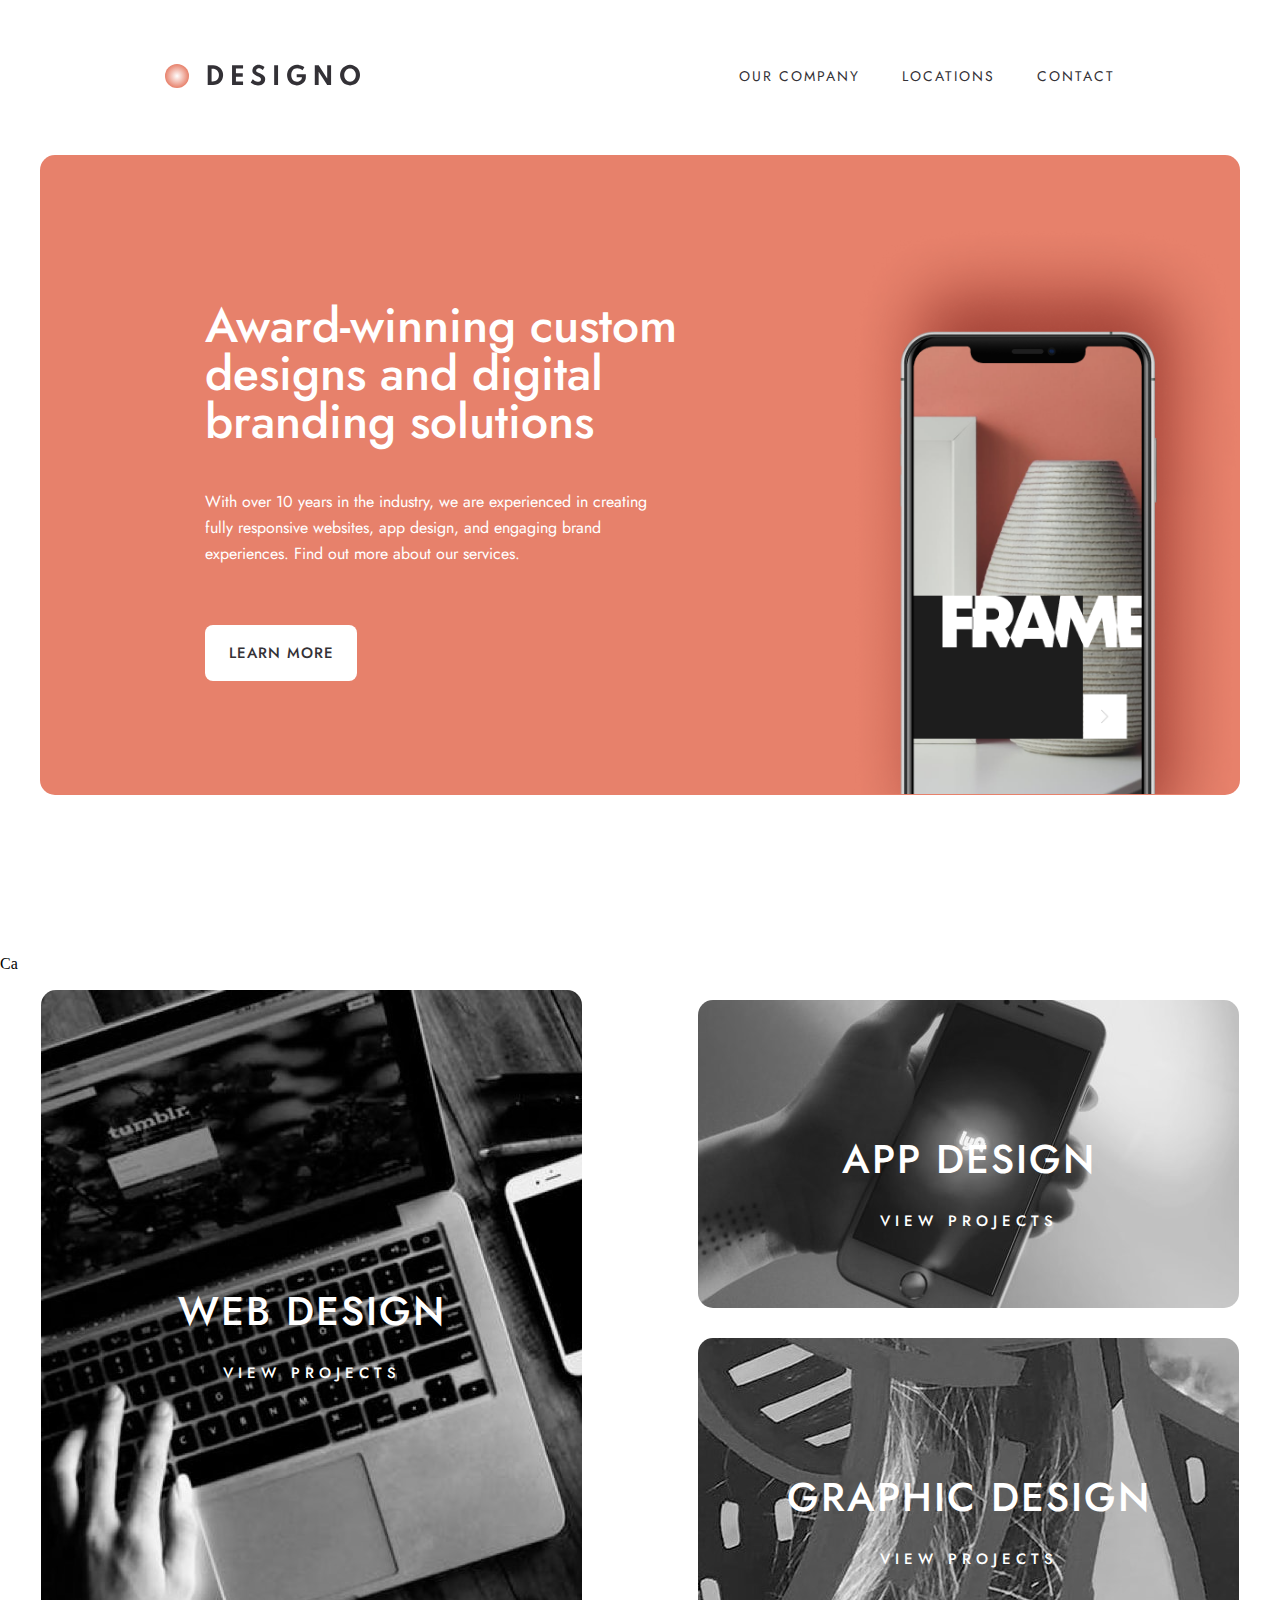
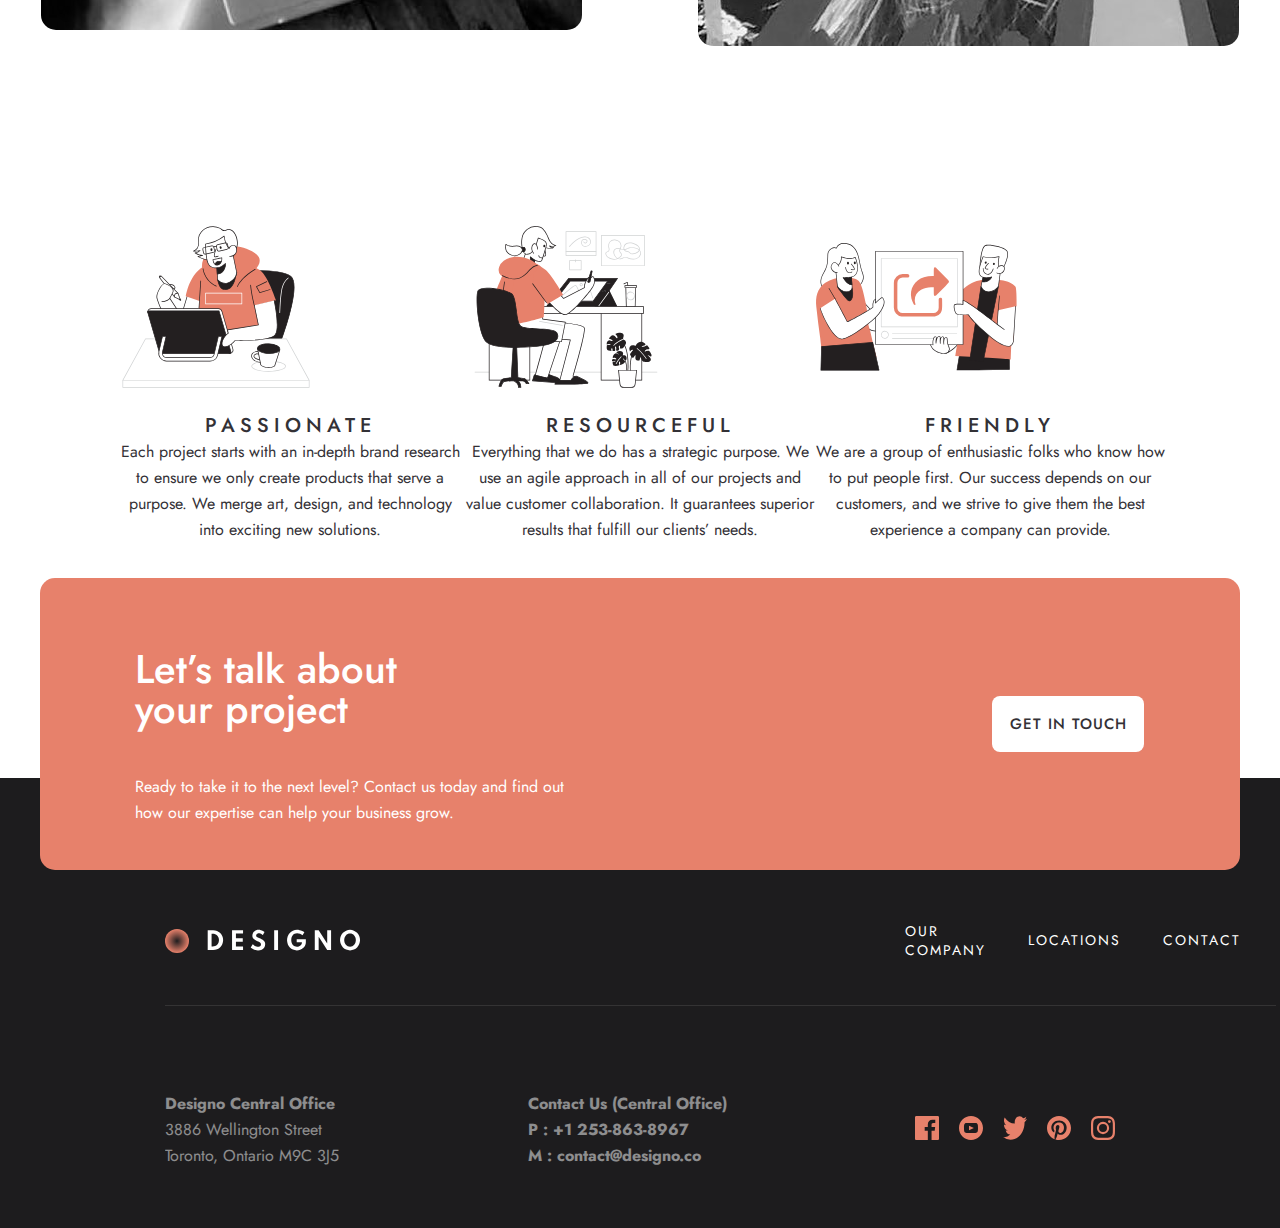
<file: index.html>
<!DOCTYPE html>
<html lang="en">
  <head>
    <meta charset="UTF-8" />
    <meta name="viewport" content="width=device-width, initial-scale=1.0" />
    <link rel="stylesheet" href="./style/fonts.css" />
    <link rel="stylesheet" href="./style/normalize.css" />
    <link rel="stylesheet" href="./style/home.css" />
    <title>Home</title>
  </head>
  <body>
    <header class="header">
      <div class="container header__container">
        <img src="./images/design.svg" alt="" width="196" height="24" />
        <ul>
          <li><a href="">OUR COMPANY</a></li>
          <li><a href="./pages/locations.html">LOCATIONS</a></li>
          <li><a href="./pages/contact.html">CONTACT</a></li>
        </ul>
      </div>
    </header>

    <main class="main">
      <div class="container main__container">
        <div class="btn">
          <h1>Award-winning custom designs and digital branding solutions</h1>
          <p>
            With over 10 years in the industry, we are experienced in creating
            fully responsive websites, app design, and engaging brand
            experiences. Find out more about our services.
          </p>
          <button>Learn More</button>
        </div>
        <img
          src="./images/home/desktop/frame.png"
          alt=""
          width="400"
          height="573"
        />
      </div>
    </main>

    <summary class="summary">
      Са
      <div class="container summary__container">
        <div class="btn">
          <a href="./pages/webdesign.html">
            <h1>WEB DESIGN</h1>
            <p>VIEW PROJECTS</p>
          </a>
        </div>

        <div class="btn-one">
          <div class="two">
            <a href="./pages/appdesign.html">
              <h1>APP DESIGN</h1>
              <p>VIEW PROJECTS</p>
            </a>
          </div>
          <div class="three">
            <a href="./pages/graphicdesign.html">
              <h1>GRAPHIC DESIGN</h1>
              <p>VIEW PROJECTS</p>
            </a>
          </div>
        </div>
      </div>
    </summary>

    <article class="article">
      <div class="container article__container">
        <div class="btn">
          <img src="./images/home/desktop/illustration-passionate.svg" alt="" />
          <h2>PASSIONATE</h2>
          <p>
            Each project starts with an in-depth brand research to ensure we
            only create products that serve a purpose. We merge art, design, and
            technology into exciting new solutions.
          </p>
        </div>
        <div class="btn">
          <img
            src="./images/home/desktop/illustration-resourceful.svg"
            alt=""
          />
          <h2>RESOURCEFUL</h2>
          <p>
            Everything that we do has a strategic purpose. We use an agile
            approach in all of our projects and value customer collaboration. It
            guarantees superior results that fulfill our clients’ needs.
          </p>
        </div>

        <div class="btn">
          <img src="./images/home/desktop/illustration-friendly.svg" alt="" />
          <h2>FRIENDLY</h2>
          <p>
            We are a group of enthusiastic folks who know how to put people
            first. Our success depends on our customers, and we strive to give
            them the best experience a company can provide.
          </p>
        </div>
      </div>
    </article>

    <footer class="footer">
      <div class="container footer__container">
        <div class="footer-one">
          <img src="./images/design-white.svg" alt="" width="196" height="24" />
          <ul>
            <li><a href="">OUR COMPANY</a></li>
            <li><a href="./pages/locations.html">LOCATIONS</a></li>
            <li><a href="./pages/contact.html">CONTACT</a></li>
          </ul>
        </div>

        <div class="line"></div>

        <div class="footer-two">
          <div class="one">
            <p>
              <span>Designo Central Office</span> <br />
              3886 Wellington Street <br />Toronto, Ontario M9C 3J5
            </p>
          </div>

          <div class="two">
            <p>
              Contact Us (Central Office) <br />P : +1 253-863-8967 <br />
              M : contact@designo.co
            </p>
          </div>

          <div class="three">
            <ul>
              <li>
                <a href=""
                  ><img
                    src="./images/shared/desktop/icon-facebook.svg"
                    alt=""
                    width="24"
                    height="24"
                /></a>
              </li>

              <li>
                <a href=""
                  ><img
                    src="./images/shared/desktop/icon-youtube.svg"
                    alt=""
                    width="24"
                    height="24"
                /></a>
              </li>

              <li>
                <a href=""
                  ><img
                    src="./images/shared/desktop/icon-twitter.svg"
                    alt=""
                    width="24"
                    height="24"
                /></a>
              </li>

              <li>
                <a href=""
                  ><img
                    src="./images/shared/desktop/icon-pinterest.svg"
                    alt=""
                    width="24"
                    height="24"
                /></a>
              </li>

              <li>
                <a href=""
                  ><img
                    src="./images/shared/desktop/icon-instagram.svg"
                    alt=""
                    width="24"
                    height="24"
                /></a>
              </li>
            </ul>
          </div>
        </div>
      </div>
    </footer>

    <aside class="aside">
      <div class="container aside__container">
        <div class="html">
          <h1>Let’s talk about your project</h1>
          <p>
            Ready to take it to the next level? Contact us today and find out
            <br />
            how our expertise can help your business grow.
          </p>
        </div>
        <button>Get in touch</button>
      </div>
    </aside>
  </body>
</html>
</file>
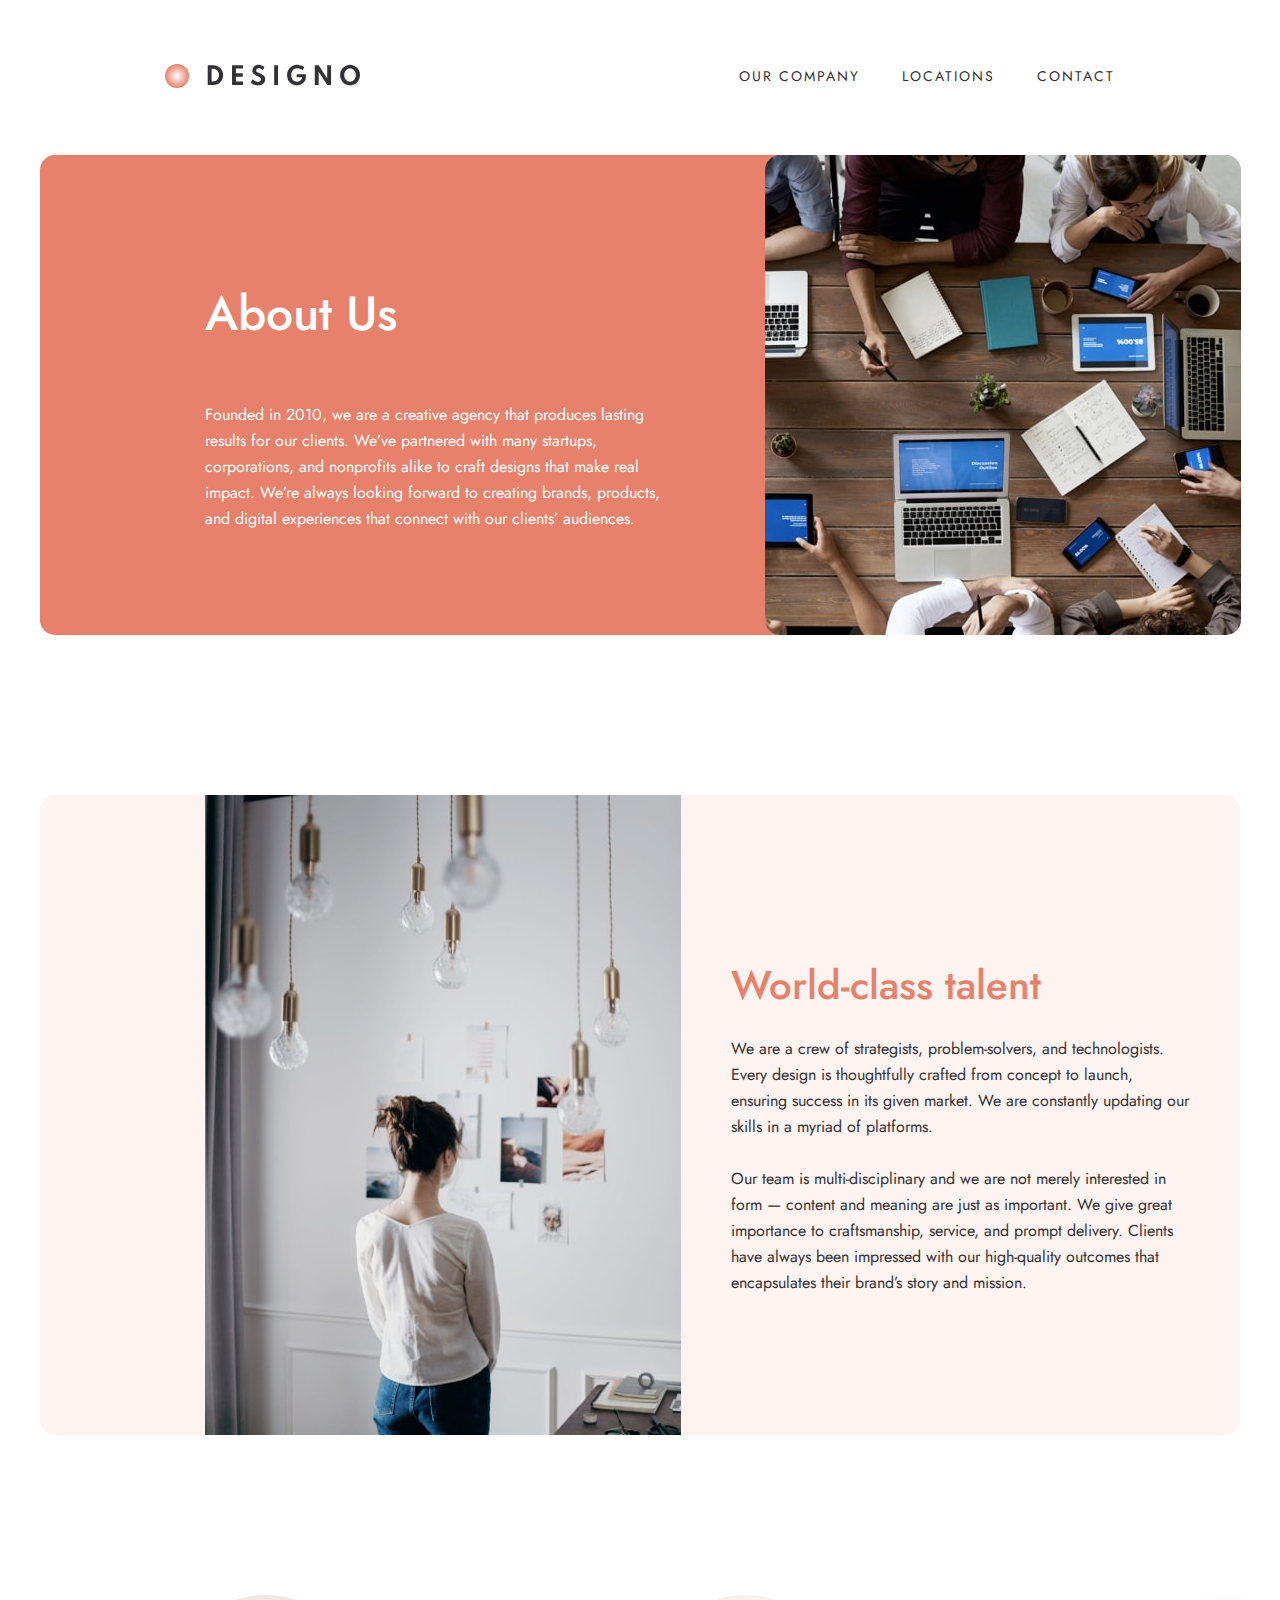
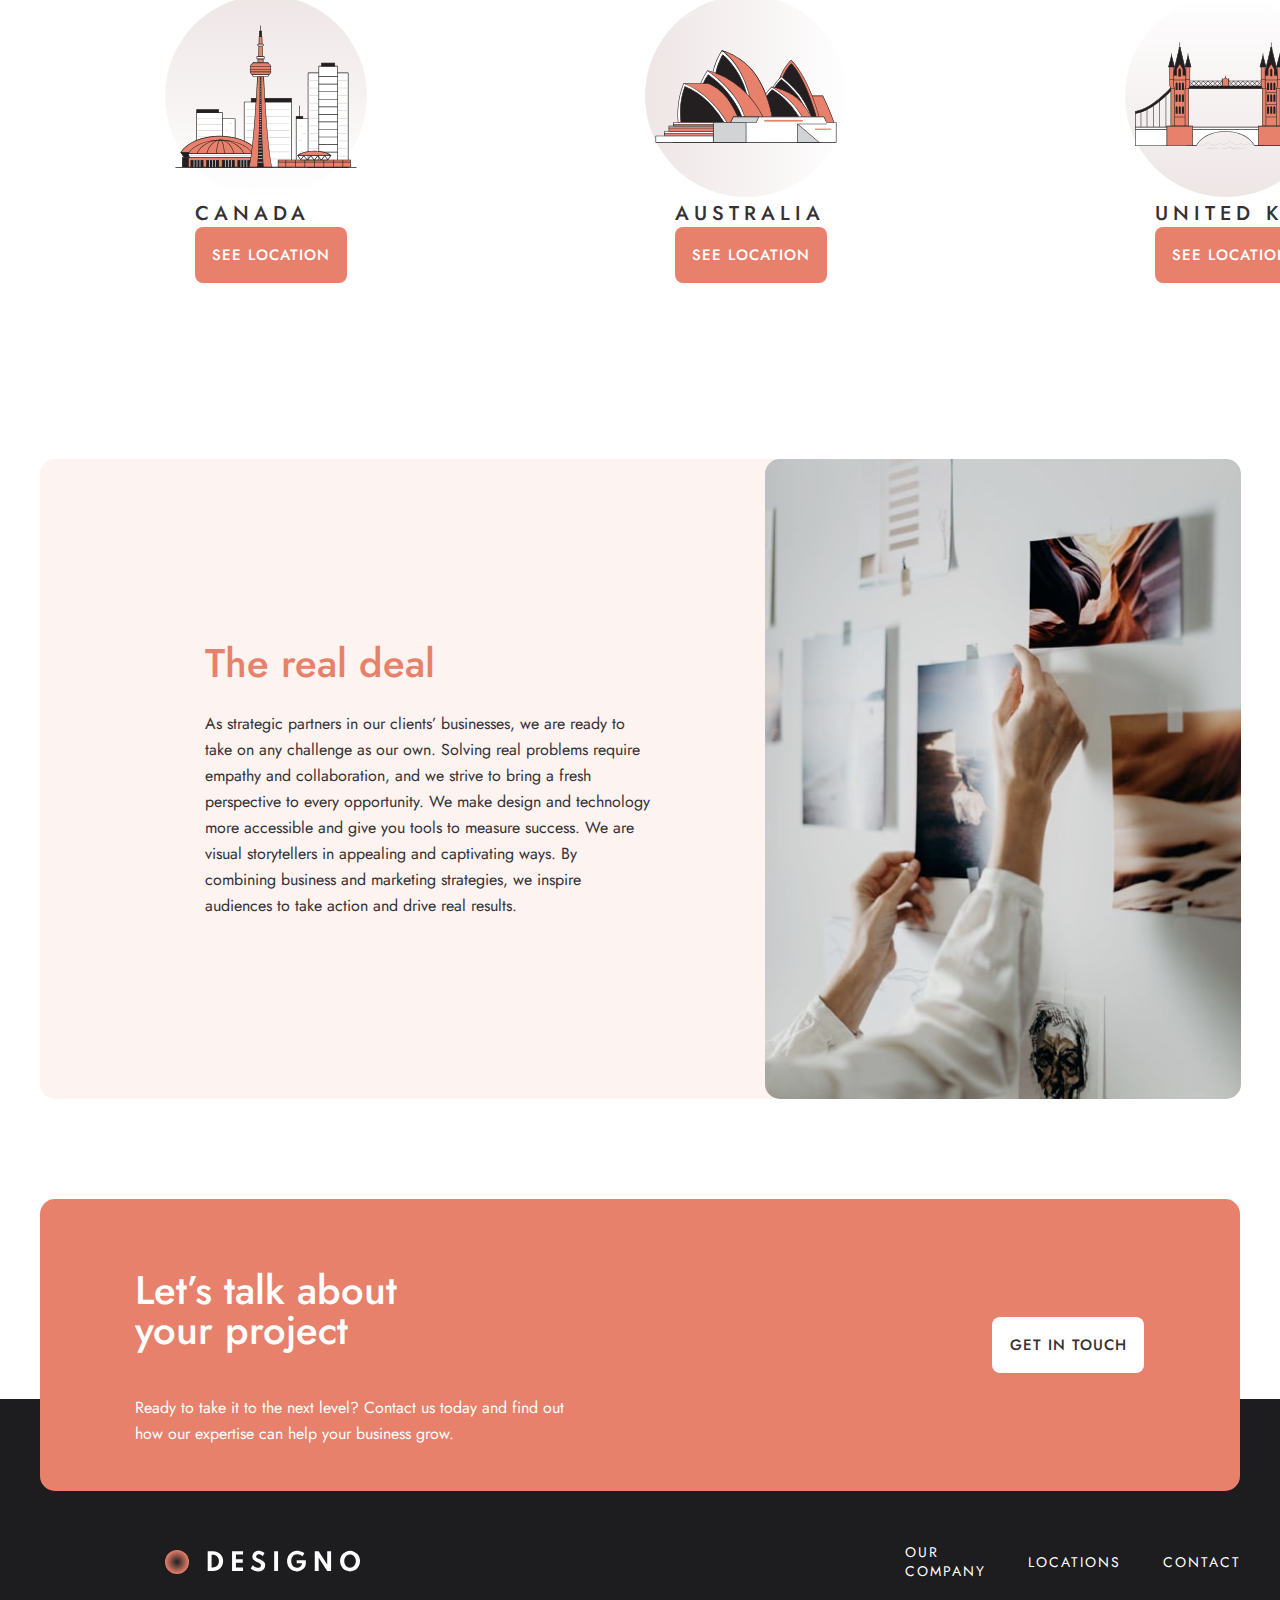
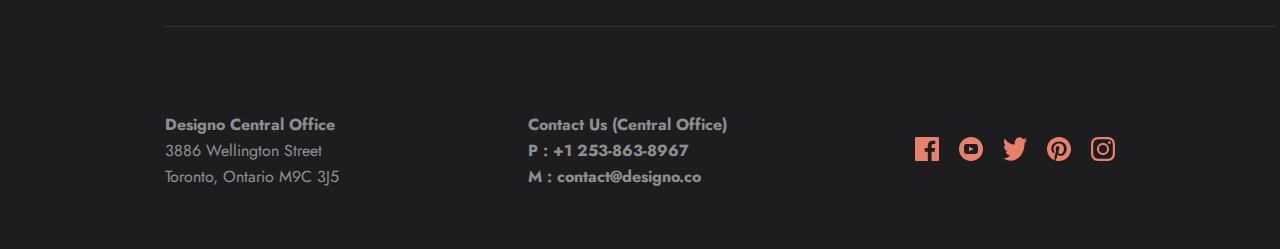
<file: pages/about.html>
<!DOCTYPE html>
<html lang="en">
  <head>
    <meta charset="UTF-8" />
    <meta name="viewport" content="width=device-width, initial-scale=1.0" />
    <link rel="stylesheet" href="../style/fonts.css" />
    <link rel="stylesheet" href="../style/normalize.css" />
    <link rel="stylesheet" href="../style/about.css" />
    <title>About</title>
  </head>
  <body>
    <header class="header">
      <div class="container header__container">
        <img src="../images/design.svg" alt="" width="196" height="24" />
        <ul>
          <li><a href="">OUR COMPANY</a></li>
          <li><a href="../pages/locations.html">LOCATIONS</a></li>
          <li><a href="../pages/contact.html">CONTACT</a></li>
        </ul>
      </div>
    </header>

    <main class="main">
      <div class="container main__container">
        <div class="one">
          <h1>About Us</h1>
          <p>
            Founded in 2010, we are a creative agency that produces lasting
            results for our clients. We’ve partnered with many startups,
            corporations, and nonprofits alike to craft designs that make real
            impact. We’re always looking forward to creating brands, products,
            and digital experiences that connect with our clients’ audiences.
          </p>
        </div>
        <img
          src="../images/about/desktop/image-about-hero.jpg"
          alt=""
          width="476"
          height="480"
        />
      </div>
    </main>

    <article class="article">
      <div class="container article__container">
        <img
          src="../images/about/desktop/image-world-class-talent.jpg"
          alt=""
          width="476"
          height="640"
        />

        <div class="btn-check">
          <h1>World-class talent</h1>
          <p>
            We are a crew of strategists, problem-solvers, and technologists.
            Every design is thoughtfully crafted from concept to launch,
            ensuring success in its given market. We are constantly updating our
            skills in a myriad of platforms. <br />
            <br />
            Our team is multi-disciplinary and we are not merely interested in
            form — content and meaning are just as important. We give great
            importance to craftsmanship, service, and prompt delivery. Clients
            have always been impressed with our high-quality outcomes that
            encapsulates their brand’s story and mission.
          </p>
        </div>
      </div>
    </article>

    <summary class="summary">
      <div class="container summary__container">
        <div class="one">
          <img src="../images/shared/desktop/illustration-canada.svg" alt="" />
          <h2>CANADA</h2>
          <button>SEE LOCATION</button>
        </div>
        <div class="one">
          <img
            src="../images/shared/desktop/illustration-australia.svg"
            alt=""
          />
          <h2>AUSTRALIA</h2>
          <button>SEE LOCATION</button>
        </div>
        <div class="one">
          <img
            src="../images/shared/desktop/illustration-united-kingdom.svg"
            alt=""
          />
          <h2>UNITED KINGDOM</h2>
          <button>SEE LOCATION</button>
        </div>
      </div>
    </summary>

    <nav class="nav">
      <div class="container nav__container">
        <div class="btn">
          <h2>The real deal</h2>
          <p>
            As strategic partners in our clients’ businesses, we are ready to
            take on any challenge as our own. Solving real problems require
            empathy and collaboration, and we strive to bring a fresh
            perspective to every opportunity. We make design and technology more
            accessible and give you tools to measure success. We are visual
            storytellers in appealing and captivating ways. By combining
            business and marketing strategies, we inspire audiences to take
            action and drive real results.
          </p>
        </div>

        <img
          src="../images/about/desktop/image-real-deal.jpg"
          alt=""
          width="476"
          height="640"
        />
      </div>
    </nav>

    <footer class="footer">
      <div class="container footer__container">
        <div class="footer-one">
          <img
            src="../images/design-white.svg"
            alt=""
            width="196"
            height="24"
          />
          <ul>
            <li><a href="">OUR COMPANY</a></li>
            <li><a href="../pages/locations.html">LOCATIONS</a></li>
            <li><a href="../pages/contact.html">CONTACT</a></li>
          </ul>
        </div>

        <div class="line"></div>

        <div class="footer-two">
          <div class="one">
            <p>
              <span>Designo Central Office</span> <br />
              3886 Wellington Street <br />Toronto, Ontario M9C 3J5
            </p>
          </div>

          <div class="two">
            <p>
              Contact Us (Central Office) <br />P : +1 253-863-8967 <br />
              M : contact@designo.co
            </p>
          </div>

          <div class="three">
            <ul>
              <li>
                <a href=""
                  ><img
                    src="../images/shared/desktop/icon-facebook.svg"
                    alt=""
                    width="24"
                    height="24"
                /></a>
              </li>

              <li>
                <a href=""
                  ><img
                    src="../images/shared/desktop/icon-youtube.svg"
                    alt=""
                    width="24"
                    height="24"
                /></a>
              </li>

              <li>
                <a href=""
                  ><img
                    src="../images/shared/desktop/icon-twitter.svg"
                    alt=""
                    width="24"
                    height="24"
                /></a>
              </li>

              <li>
                <a href=""
                  ><img
                    src="../images/shared/desktop/icon-pinterest.svg"
                    alt=""
                    width="24"
                    height="24"
                /></a>
              </li>

              <li>
                <a href=""
                  ><img
                    src="../images/shared/desktop/icon-instagram.svg"
                    alt=""
                    width="24"
                    height="24"
                /></a>
              </li>
            </ul>
          </div>
        </div>
      </div>
    </footer>

    <aside class="aside">
      <div class="container aside__container">
        <div class="html">
          <h1>Let’s talk about your project</h1>
          <p>
            Ready to take it to the next level? Contact us today and find out
            <br />
            how our expertise can help your business grow.
          </p>
        </div>
        <button>Get in touch</button>
      </div>
    </aside>
  </body>
</html>
</file>
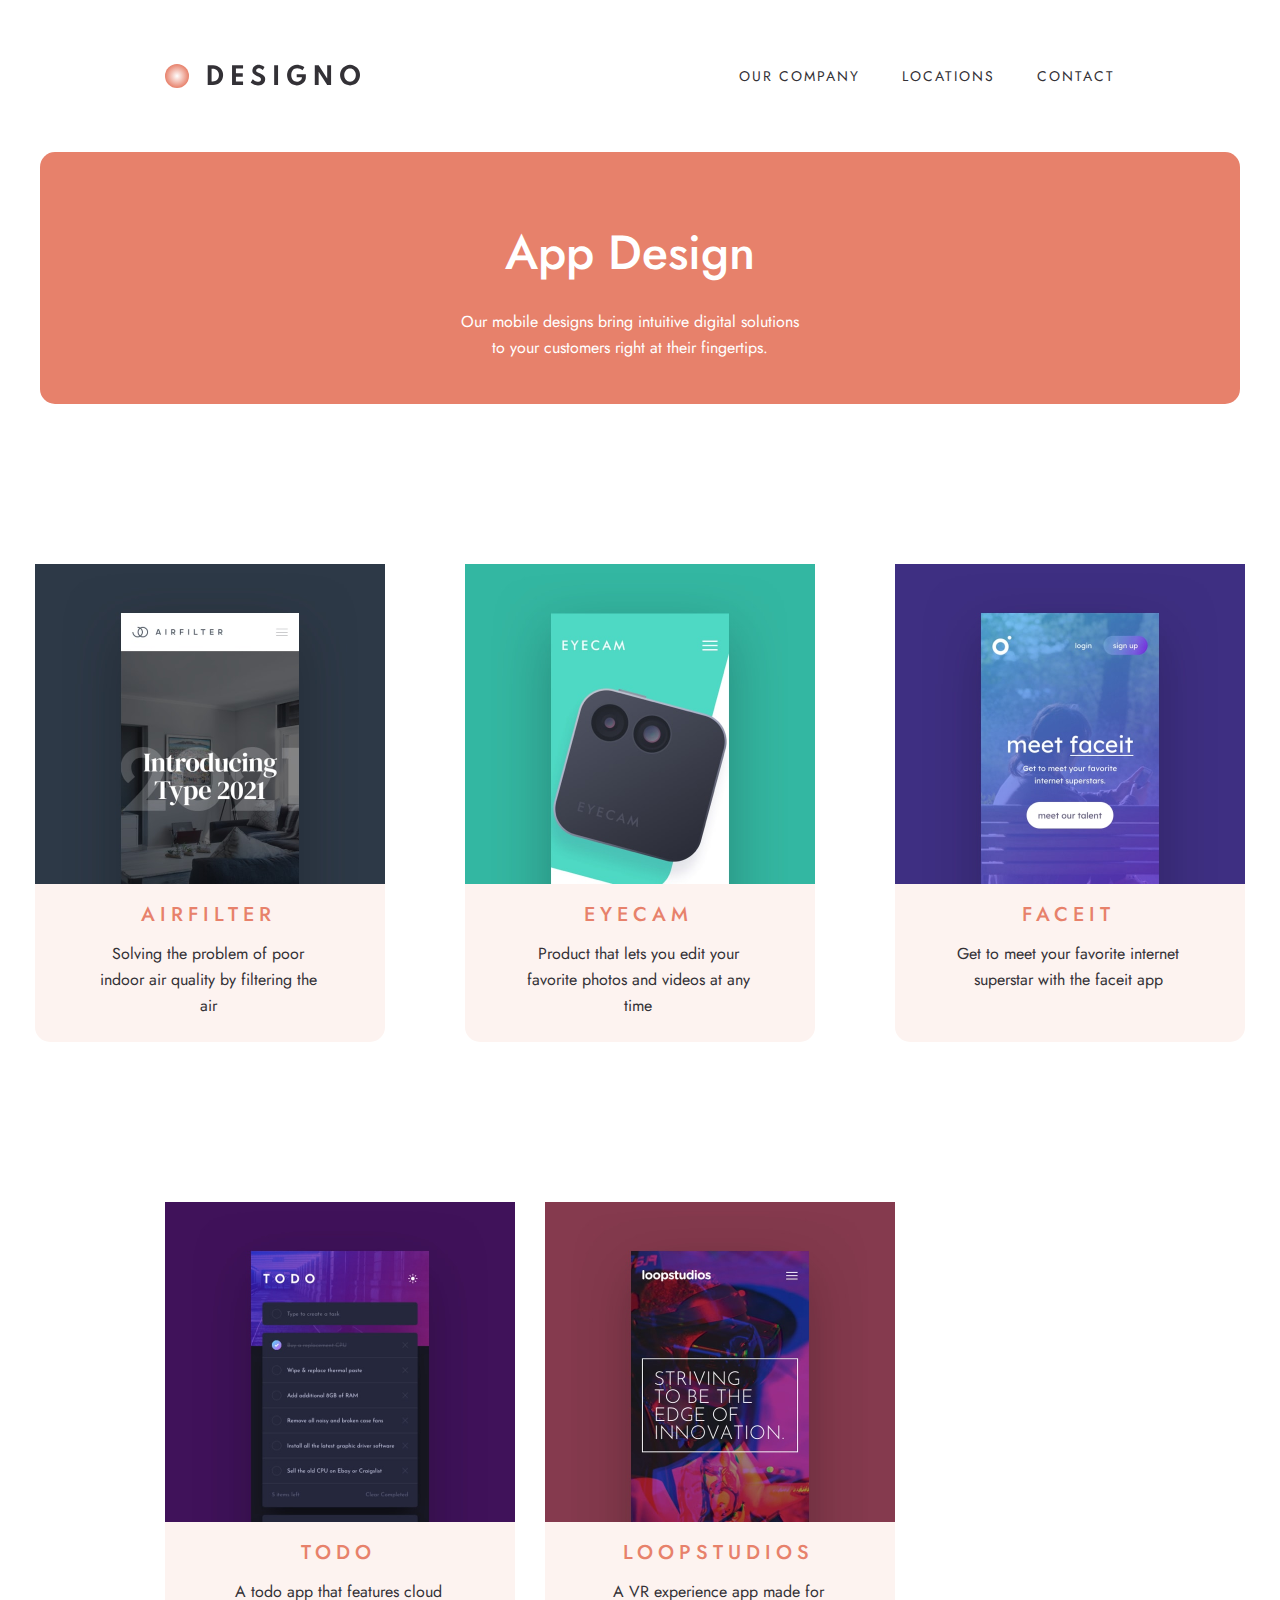
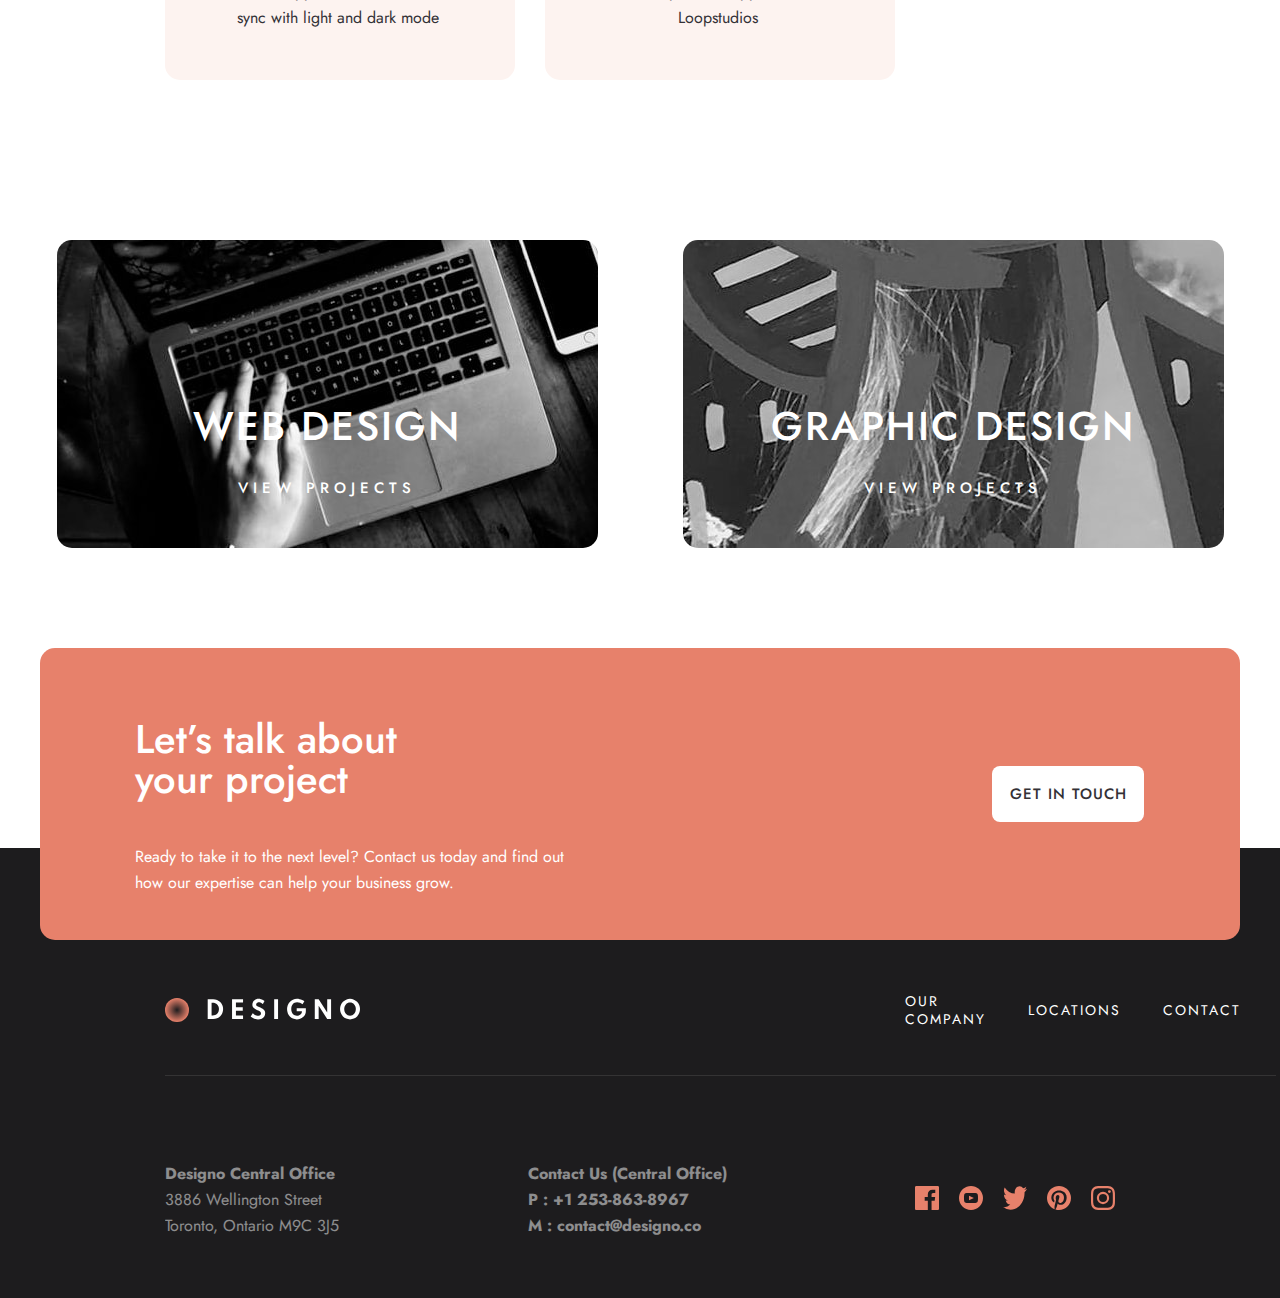
<file: pages/appdesign.html>
<!DOCTYPE html>
<html lang="en">
  <head>
    <meta charset="UTF-8" />
    <meta name="viewport" content="width=device-width, initial-scale=1.0" />
    <link rel="stylesheet" href="../style/fonts.css" />
    <link rel="stylesheet" href="../style/normalize.css" />
    <link rel="stylesheet" href="../style/appdesign.css" />
    <title>App-design</title>
  </head>
  <body>
    <header class="header">
      <div class="container header__container">
        <img src="../images/design.svg" alt="" width="196" height="24" />
        <ul>
          <li><a href="">OUR COMPANY</a></li>
          <li><a href="../pages/locations.html">LOCATIONS</a></li>
          <li><a href="../pages/contact.html">CONTACT</a></li>
        </ul>
      </div>
    </header>

    <main class="main">
      <div class="container main__container">
        <h1>App Design</h1>
        <p>
          Our mobile designs bring intuitive digital solutions <br />
          to your customers right at their fingertips.
        </p>
      </div>
    </main>

    <article class="article">
      <div class="container article__container">
        <div class="article-one">
          <div class="btn">
            <img
              src="../images/app-design/desktop/image-airfilter.jpg"
              alt=""
              width="350"
              height="320"
            />
            <h1>AIRFILTER</h1>
            <p>
              Solving the problem of poor indoor air quality by filtering the
              air
            </p>
          </div>

          <div class="btn">
            <img
              src="../images/app-design/desktop/image-eyecam.jpg"
              alt=""
              width="350"
              height="320"
            />
            <h1>EYECAM</h1>
            <p>
              Product that lets you edit your favorite photos and videos at any
              time
            </p>
          </div>

          <div class="btn">
            <img
              src="../images/app-design/desktop/image-faceit.jpg"
              alt=""
              width="350"
              height="320"
            />
            <h1>FACEIT</h1>
            <p>
              Get to meet your favorite internet superstar with the faceit app
            </p>
          </div>
        </div>

        <div class="article-two">
          <div class="btn">
            <img
              src="../images/app-design/desktop/image-todo.jpg"
              alt=""
              width="350"
              height="320"
            />
            <h1>TODO</h1>
            <p>A todo app that features cloud sync with light and dark mode</p>
          </div>

          <div class="btn">
            <img
              src="../images/app-design/desktop/image-loopstudios.jpg"
              alt=""
              width="350"
              height="320"
            />
            <h1>LOOPSTUDIOS</h1>
            <p>A VR experience app made for Loopstudios</p>
          </div>
        </div>
      </div>
    </article>

    <summary class="summary">
      <div class="container summary__container">
        <div class="two">
          <a href="../pages/webdesign.html">
            <h1>WEB DESIGN</h1>
            <p>VIEW PROJECTS</p>
          </a>
        </div>
        <div class="three">
          <a href="../pages/graphicdesign.html">
            <h1>GRAPHIC DESIGN</h1>
            <p>VIEW PROJECTS</p>
          </a>
        </div>
      </div>
    </summary>

    <footer class="footer">
      <div class="container footer__container">
        <div class="footer-one">
          <img
            src="../images/design-white.svg"
            alt=""
            width="196"
            height="24"
          />
          <ul>
            <li><a href="">OUR COMPANY</a></li>
            <li><a href="../pages/locations.html">LOCATIONS</a></li>
            <li><a href="../pages/contact.html">CONTACT</a></li>
          </ul>
        </div>

        <div class="line"></div>

        <div class="footer-two">
          <div class="one">
            <p>
              <span>Designo Central Office</span> <br />
              3886 Wellington Street <br />Toronto, Ontario M9C 3J5
            </p>
          </div>

          <div class="two">
            <p>
              Contact Us (Central Office) <br />P : +1 253-863-8967 <br />
              M : contact@designo.co
            </p>
          </div>

          <div class="three">
            <ul>
              <li>
                <a href=""
                  ><img
                    src="../images/shared/desktop/icon-facebook.svg"
                    alt=""
                    width="24"
                    height="24"
                /></a>
              </li>

              <li>
                <a href=""
                  ><img
                    src="../images/shared/desktop/icon-youtube.svg"
                    alt=""
                    width="24"
                    height="24"
                /></a>
              </li>

              <li>
                <a href=""
                  ><img
                    src="../images/shared/desktop/icon-twitter.svg"
                    alt=""
                    width="24"
                    height="24"
                /></a>
              </li>

              <li>
                <a href=""
                  ><img
                    src="../images/shared/desktop/icon-pinterest.svg"
                    alt=""
                    width="24"
                    height="24"
                /></a>
              </li>

              <li>
                <a href=""
                  ><img
                    src="../images/shared/desktop/icon-instagram.svg"
                    alt=""
                    width="24"
                    height="24"
                /></a>
              </li>
            </ul>
          </div>
        </div>
      </div>
    </footer>

    <aside class="aside">
      <div class="container aside__container">
        <div class="html">
          <h1>Let’s talk about your project</h1>
          <p>
            Ready to take it to the next level? Contact us today and find out
            <br />
            how our expertise can help your business grow.
          </p>
        </div>
        <button>Get in touch</button>
      </div>
    </aside>
  </body>
</html>
</file>
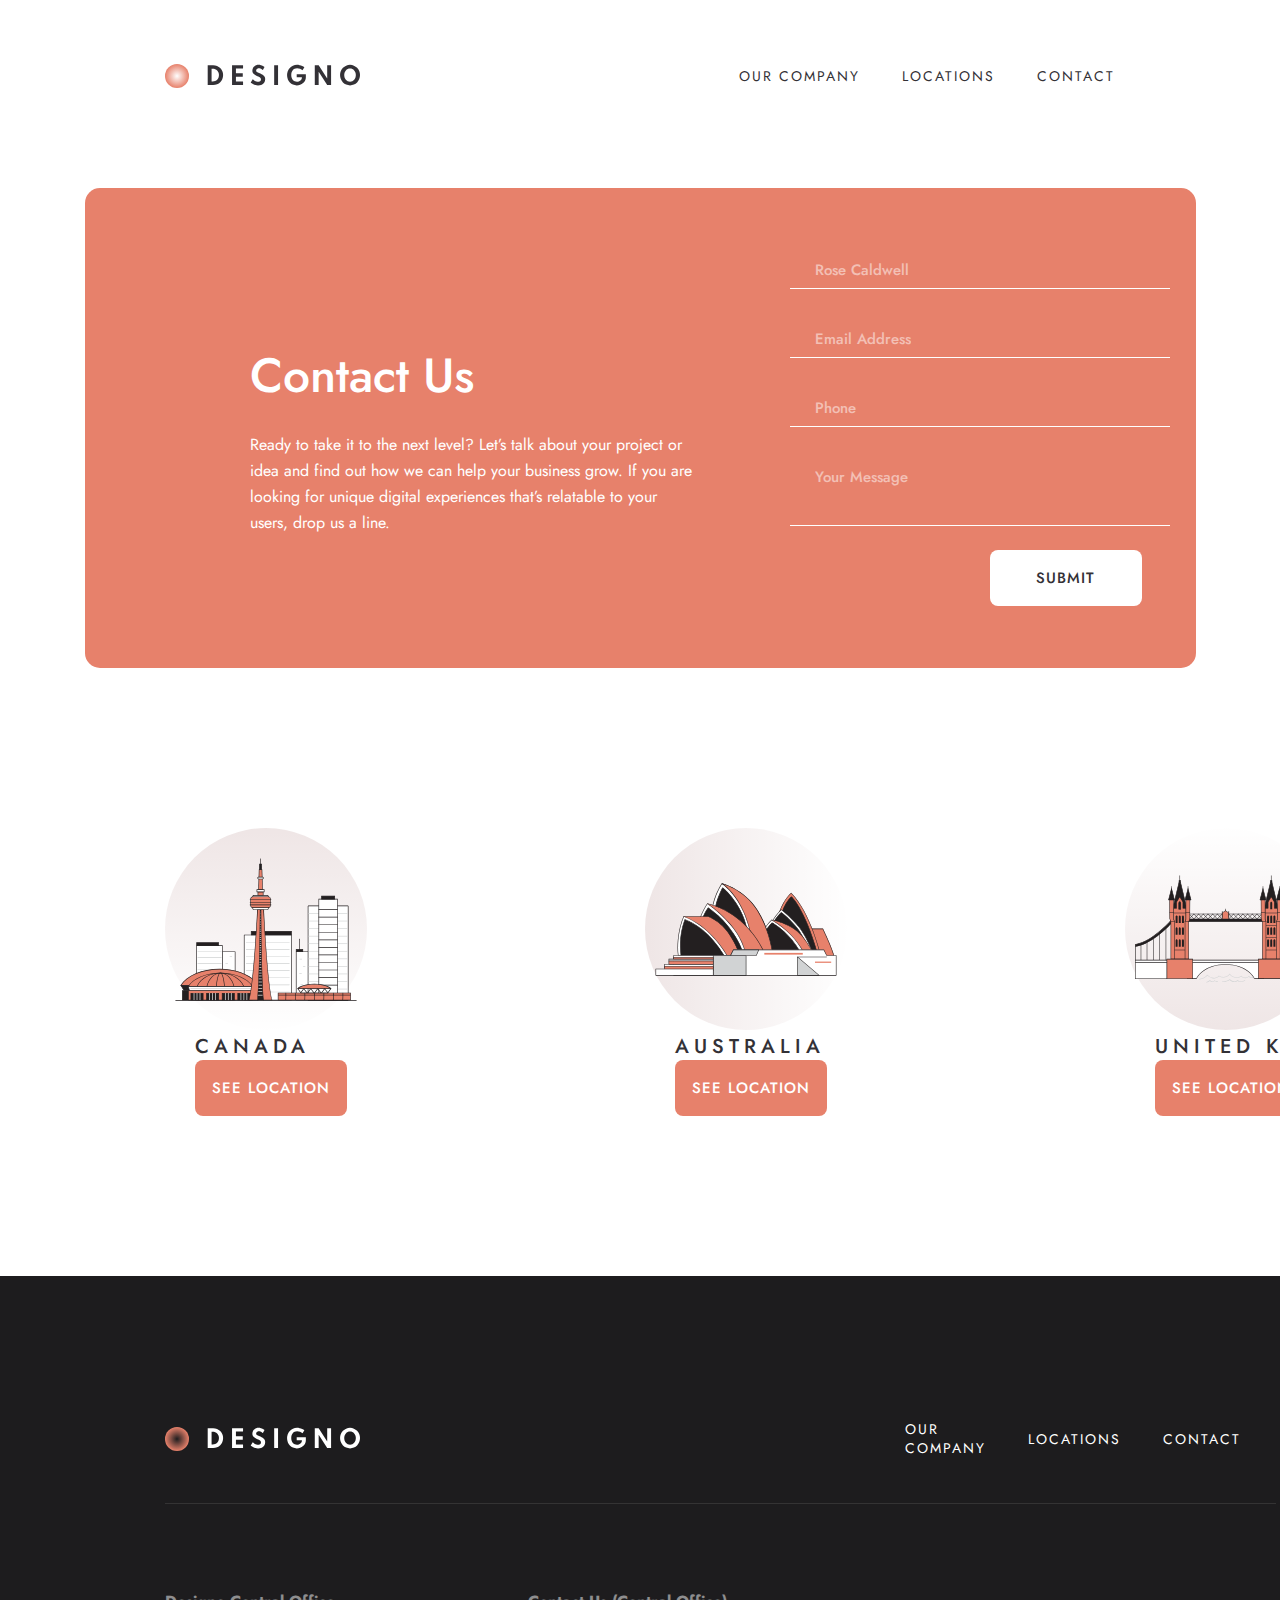
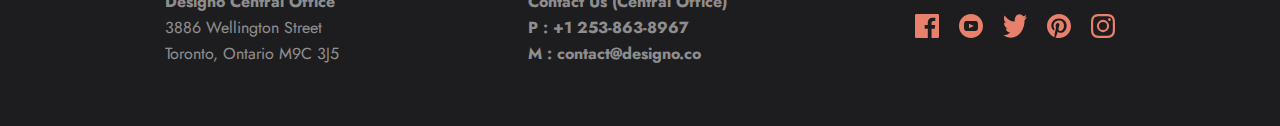
<file: pages/contact.html>
<!DOCTYPE html>
<html lang="en">
  <head>
    <meta charset="UTF-8" />
    <meta name="viewport" content="width=device-width, initial-scale=1.0" />
    <link rel="stylesheet" href="../style/fonts.css" />
    <link rel="stylesheet" href="../style/normalize.css" />
    <link rel="stylesheet" href="../style/contact.css" />
    <title>Contact</title>
  </head>
  <body>
    <header class="header">
      <div class="container header__container">
        <img src="../images/design.svg" alt="" width="196" height="24" />
        <ul>
          <li><a href="">OUR COMPANY</a></li>
          <li><a href="../pages/locations.html">LOCATIONS</a></li>
          <li><a href="../pages/contact.html">CONTACT</a></li>
        </ul>
      </div>
    </header>

    <main class="main">
      <div class="container main__container">
        <div class="one">
          <h1>Contact Us</h1>
          <p>
            Ready to take it to the next level? Let’s talk about your project or
            idea and find out how we can help your business grow. If you are
            looking for unique digital experiences that’s relatable to your
            users, drop us a line.
          </p>
        </div>
        <div class="two">
          <input type="text" placeholder="Rose Caldwell" />
          <div class="six"></div>
          <input type="email" placeholder="Email Address" />
          <div class="six"></div>
          <input type="number" placeholder="Phone" />
          <div class="six"></div>
          <input type="text" placeholder="Your Message" />
          <div class="seven"></div>
          <button>Submit</button>
        </div>
      </div>
    </main>

    <summary class="summary">
      <div class="container summary__container">
        <div class="one">
          <img src="../images/shared/desktop/illustration-canada.svg" alt="" />
          <h2>CANADA</h2>
          <button>SEE LOCATION</button>
        </div>
        <div class="one">
          <img
            src="../images/shared/desktop/illustration-australia.svg"
            alt=""
          />
          <h2>AUSTRALIA</h2>
          <button>SEE LOCATION</button>
        </div>
        <div class="one">
          <img
            src="../images/shared/desktop/illustration-united-kingdom.svg"
            alt=""
          />
          <h2>UNITED KINGDOM</h2>
          <button>SEE LOCATION</button>
        </div>
      </div>
    </summary>

    <footer class="footer">
      <div class="container footer__container">
        <div class="footer-one">
          <img
            src="../images/design-white.svg"
            alt=""
            width="196"
            height="24"
          />
          <ul>
            <li><a href="">OUR COMPANY</a></li>
            <li><a href="../pages/locations.html">LOCATIONS</a></li>
            <li><a href="../pages/contact.html">CONTACT</a></li>
          </ul>
        </div>

        <div class="line"></div>

        <div class="footer-two">
          <div class="one">
            <p>
              <span>Designo Central Office</span> <br />
              3886 Wellington Street <br />Toronto, Ontario M9C 3J5
            </p>
          </div>

          <div class="two">
            <p>
              Contact Us (Central Office) <br />P : +1 253-863-8967 <br />
              M : contact@designo.co
            </p>
          </div>

          <div class="three">
            <ul>
              <li>
                <a href=""
                  ><img
                    src="../images/shared/desktop/icon-facebook.svg"
                    alt=""
                    width="24"
                    height="24"
                /></a>
              </li>

              <li>
                <a href=""
                  ><img
                    src="../images/shared/desktop/icon-youtube.svg"
                    alt=""
                    width="24"
                    height="24"
                /></a>
              </li>

              <li>
                <a href=""
                  ><img
                    src="../images/shared/desktop/icon-twitter.svg"
                    alt=""
                    width="24"
                    height="24"
                /></a>
              </li>

              <li>
                <a href=""
                  ><img
                    src="../images/shared/desktop/icon-pinterest.svg"
                    alt=""
                    width="24"
                    height="24"
                /></a>
              </li>

              <li>
                <a href=""
                  ><img
                    src="../images/shared/desktop/icon-instagram.svg"
                    alt=""
                    width="24"
                    height="24"
                /></a>
              </li>
            </ul>
          </div>
        </div>
      </div>
    </footer>
  </body>
</html>
</file>
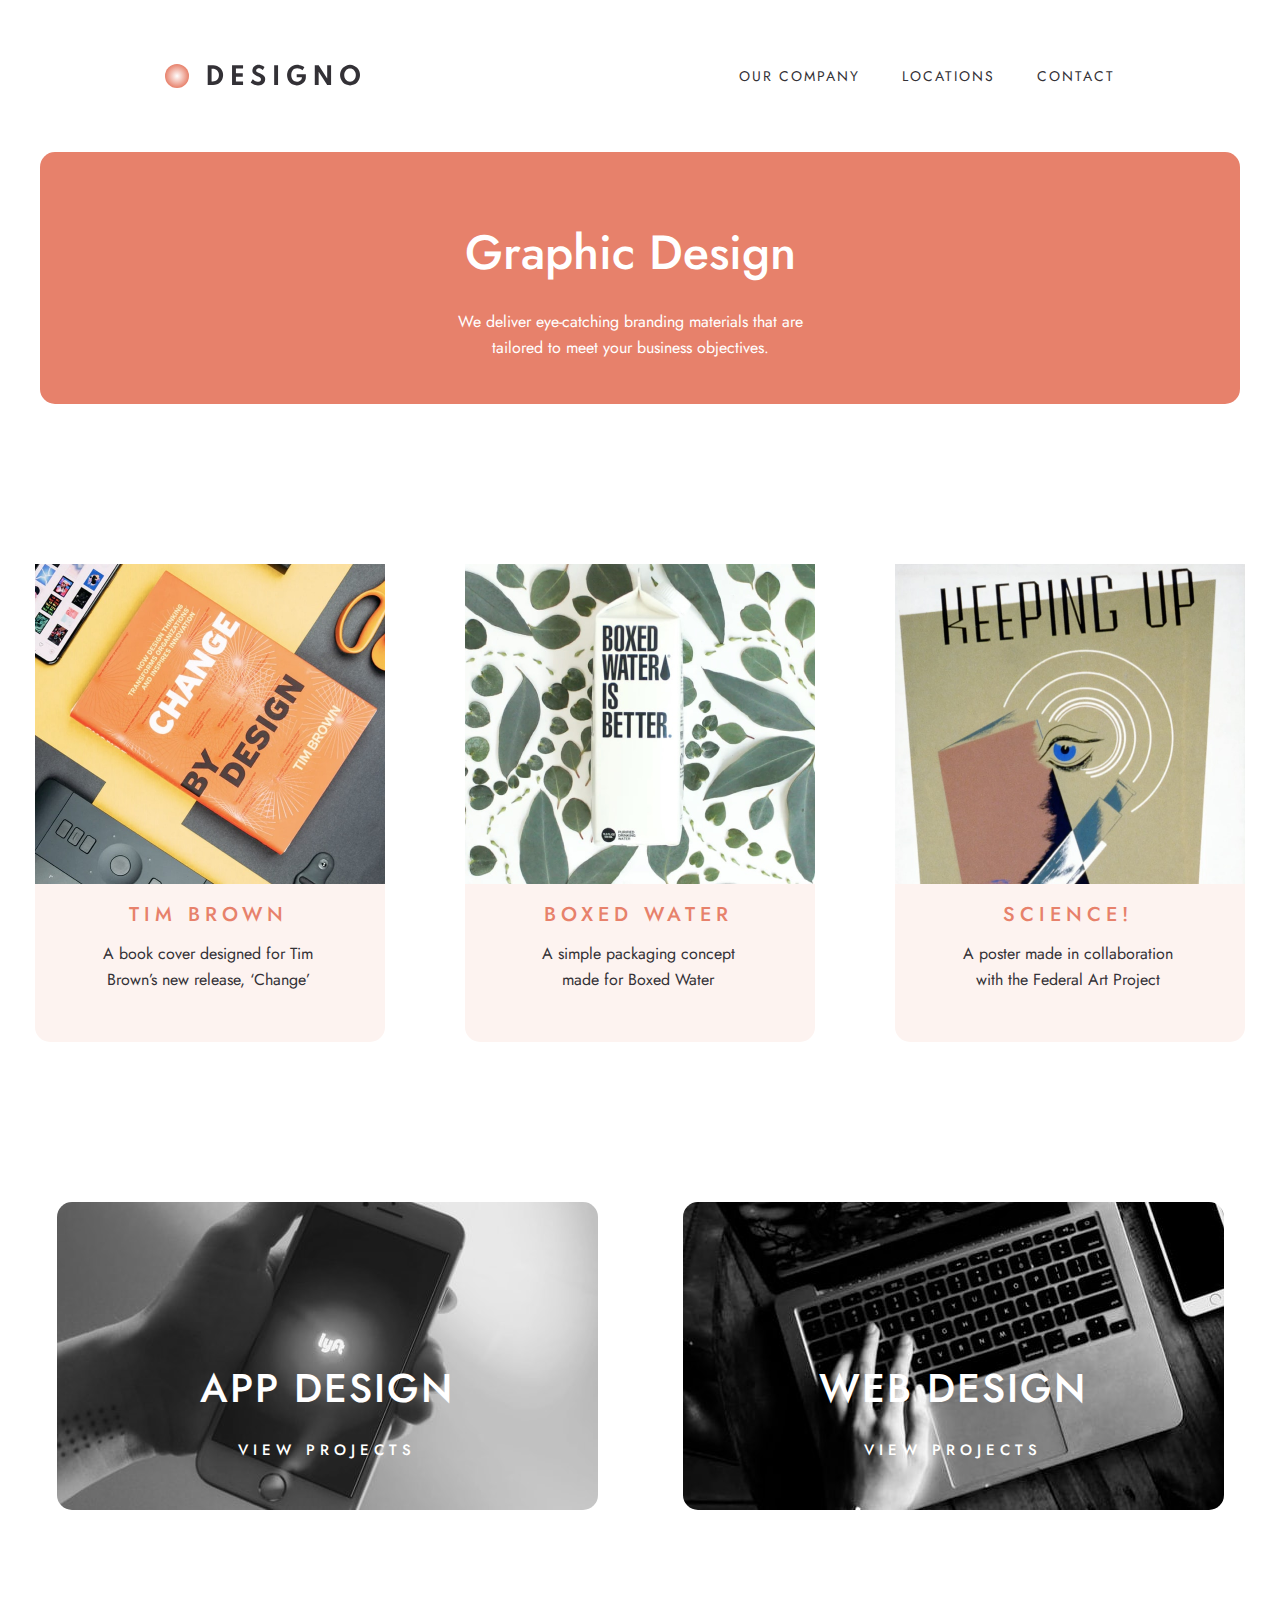
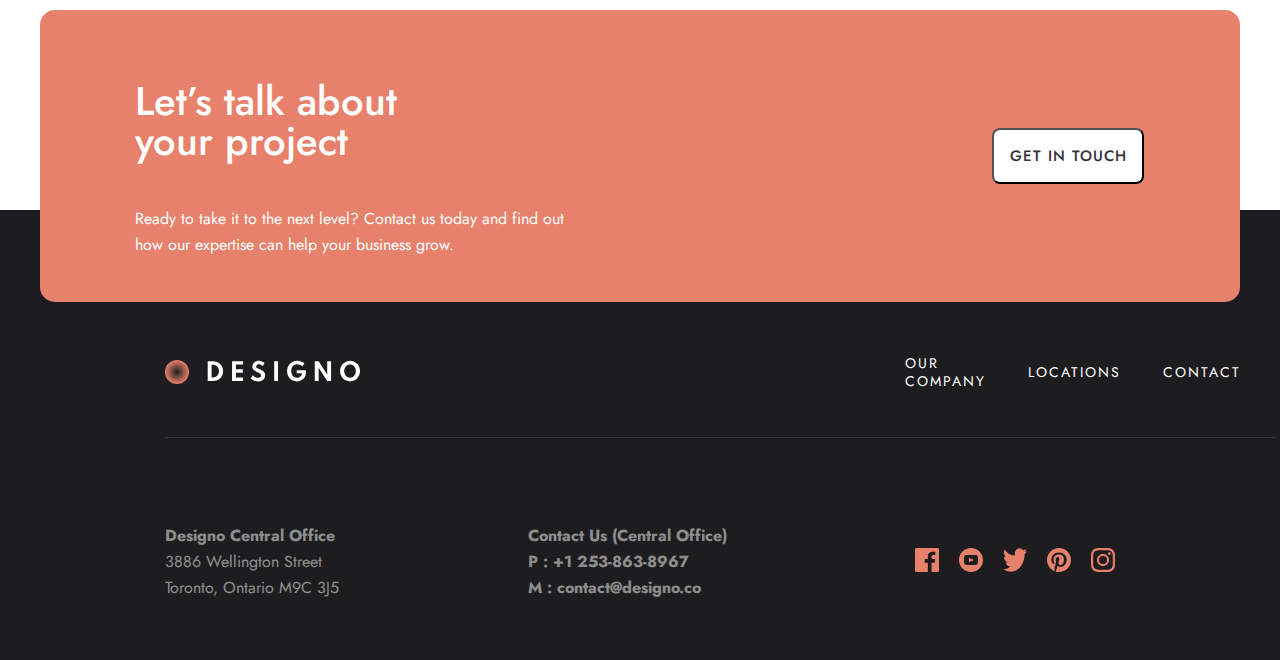
<file: pages/graphicdesign.html>
<!DOCTYPE html>
<html lang="en">
  <head>
    <meta charset="UTF-8" />
    <meta name="viewport" content="width=device-width, initial-scale=1.0" />
    <link rel="stylesheet" href="../style/fonts.css" />
    <link rel="stylesheet" href="../style/normalize.css" />
    <link rel="stylesheet" href="../style/graphicdesign.css" />
    <title>Graphic-design</title>
  </head>
  <body>
    <header class="header">
      <div class="container header__container">
        <img src="../images/design.svg" alt="" width="196" height="24" />
        <ul>
          <li><a href="">OUR COMPANY</a></li>
          <li><a href="../pages/locations.html">LOCATIONS</a></li>
          <li><a href="../pages/contact.html">CONTACT</a></li>
        </ul>
      </div>
    </header>

    <main class="main">
      <div class="container main__container">
        <h1>Graphic Design</h1>
        <p>
          We deliver eye-catching branding materials that are <br />
          tailored to meet your business objectives.
        </p>
      </div>
    </main>

    <article class="article">
      <div class="container article__container">
        <div class="article-one">
          <div class="btn">
            <img
              src="../images/graphic-design/desktop/image-change.jpg"
              alt=""
              width="350"
              height="320"
            />
            <h1>TIM BROWN</h1>
            <p>A book cover designed for Tim Brown’s new release, ‘Change’</p>
          </div>

          <div class="btn">
            <img
              src="../images/graphic-design/desktop/image-boxed-water.jpg"
              alt=""
              width="350"
              height="320"
            />
            <h1>BOXED WATER</h1>
            <p>A simple packaging concept made for Boxed Water</p>
          </div>

          <div class="btn">
            <img
              src="../images/graphic-design/desktop/image-science.jpg"
              alt=""
              width="350"
              height="320"
            />
            <h1>SCIENCE!</h1>
            <p>A poster made in collaboration with the Federal Art Project</p>
          </div>
        </div>
      </div>
    </article>

    <summary class="summary">
      <div class="container summary__container">
        <div class="two">
          <a href="../pages/appdesign.html">
            <h1>APP DESIGN</h1>
            <p>VIEW PROJECTS</p>
          </a>
        </div>
        <div class="three">
          <a href="../pages/webdesign.html">
            <h1>WEB DESIGN</h1>
            <p>VIEW PROJECTS</p>
          </a>
        </div>
      </div>
    </summary>

    <footer class="footer">
      <div class="container footer__container">
        <div class="footer-one">
          <img
            src="../images/design-white.svg"
            alt=""
            width="196"
            height="24"
          />
          <ul>
            <li><a href="">OUR COMPANY</a></li>
            <li><a href="../pages/locations.html">LOCATIONS</a></li>
            <li><a href="../pages/contact.html">CONTACT</a></li>
          </ul>
        </div>

        <div class="line"></div>

        <div class="footer-two">
          <div class="one">
            <p>
              <span>Designo Central Office</span> <br />
              3886 Wellington Street <br />Toronto, Ontario M9C 3J5
            </p>
          </div>

          <div class="two">
            <p>
              Contact Us (Central Office) <br />P : +1 253-863-8967 <br />
              M : contact@designo.co
            </p>
          </div>

          <div class="three">
            <ul>
              <li>
                <a href=""
                  ><img
                    src="../images/shared/desktop/icon-facebook.svg"
                    alt=""
                    width="24"
                    height="24"
                /></a>
              </li>

              <li>
                <a href=""
                  ><img
                    src="../images/shared/desktop/icon-youtube.svg"
                    alt=""
                    width="24"
                    height="24"
                /></a>
              </li>

              <li>
                <a href=""
                  ><img
                    src="../images/shared/desktop/icon-twitter.svg"
                    alt=""
                    width="24"
                    height="24"
                /></a>
              </li>

              <li>
                <a href=""
                  ><img
                    src="../images/shared/desktop/icon-pinterest.svg"
                    alt=""
                    width="24"
                    height="24"
                /></a>
              </li>

              <li>
                <a href=""
                  ><img
                    src="../images/shared/desktop/icon-instagram.svg"
                    alt=""
                    width="24"
                    height="24"
                /></a>
              </li>
            </ul>
          </div>
        </div>
      </div>
    </footer>

    <aside class="aside">
      <div class="container aside__container">
        <div class="html">
          <h1>Let’s talk about your project</h1>
          <p>
            Ready to take it to the next level? Contact us today and find out
            <br />
            how our expertise can help your business grow.
          </p>
        </div>
        <button>Get in touch</button>
      </div>
    </aside>
  </body>
</html>
</file>
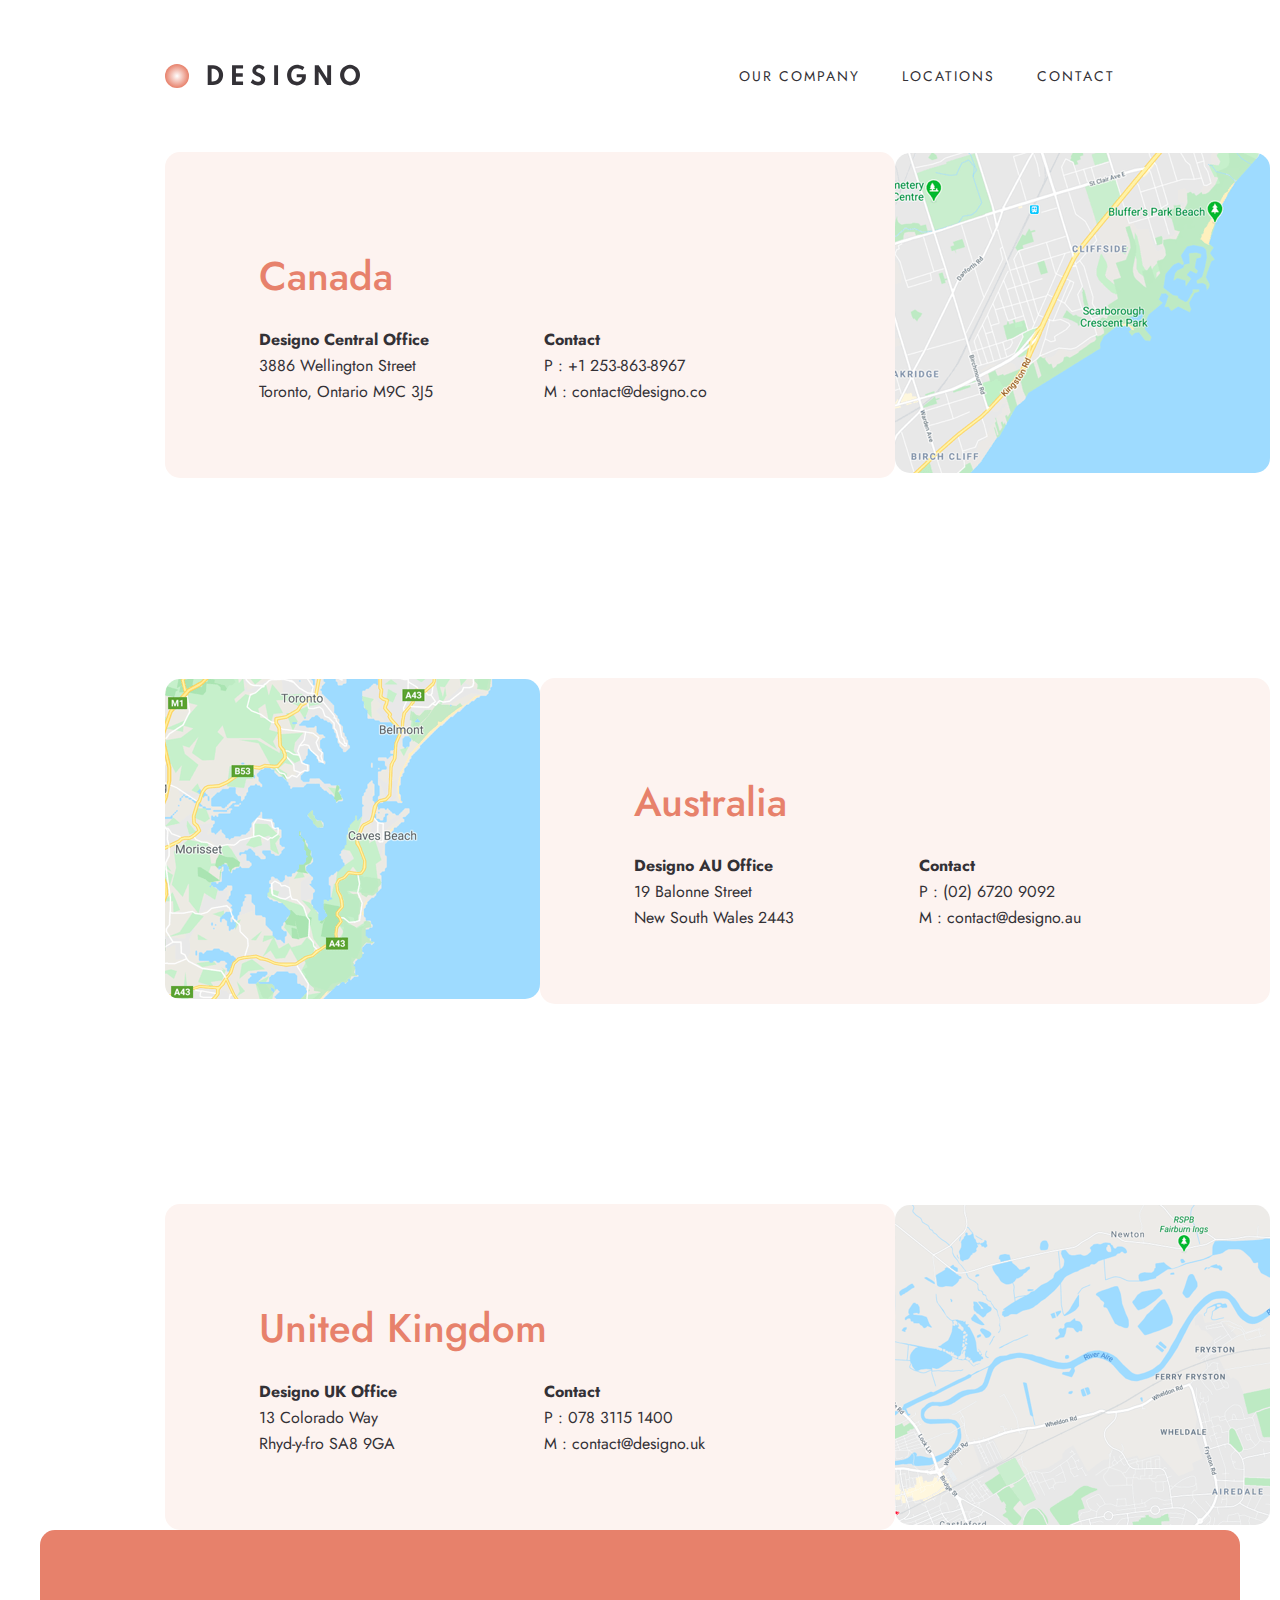
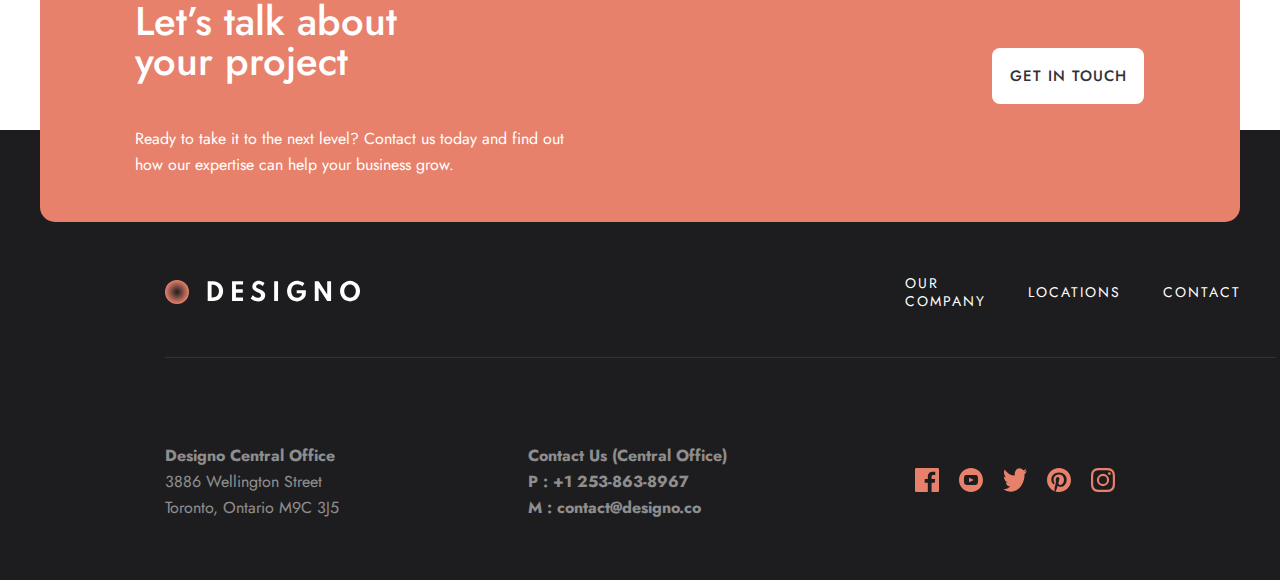
<file: pages/locations.html>
<!DOCTYPE html>
<html lang="en">
  <head>
    <meta charset="UTF-8" />
    <meta name="viewport" content="width=device-width, initial-scale=1.0" />
    <link rel="stylesheet" href="../style/fonts.css" />
    <link rel="stylesheet" href="../style/normalize.css" />
    <link rel="stylesheet" href="../style/locations.css" />
    <title>Locations</title>
  </head>
  <body>
    <header class="header">
      <div class="container header__container">
        <img src="../images/design.svg" alt="" width="196" height="24" />
        <ul>
          <li><a href="">OUR COMPANY</a></li>
          <li><a href="../pages/locations.html">LOCATIONS</a></li>
          <li><a href="../pages/contact.html">CONTACT</a></li>
        </ul>
      </div>
    </header>

    <article class="article">
      <div class="container article__container">
        <div class="btn">
          <div class="btn-one">
            <h1>Canada</h1>
            <div class="btnfour">
              <p>
                <span>Designo Central Office</span><br />
                3886 Wellington Street <br />Toronto, Ontario M9C 3J5
              </p>
              <p>
                <span> Contact </span><br />
                P : +1 253-863-8967 <br />
                M : contact@designo.co
              </p>
            </div>
          </div>
        </div>

        <div class="btn-two">
          <img src="../images/locations/desktop/image-map-canada.png" alt="" />
        </div>
      </div>
    </article>

    <article class="article">
      <div class="container article__container">
        <div class="btn-two">
          <img
            src="../images/locations/desktop/image-map-australia.png"
            alt=""
          />
        </div>
        <div class="btn">
          <div class="btn-one">
            <h1>Australia</h1>
            <div class="btnfour">
              <p>
                <span>Designo AU Office</span> <br />
                19 Balonne Street <br />New South Wales 2443
              </p>
              <p>
                <span>Contact </span> <br />
                P : (02) 6720 9092 <br />
                M : contact@designo.au
              </p>
            </div>
          </div>
        </div>
      </div>
    </article>

    <article class="article">
      <div class="container article__container">
        <div class="btn">
          <div class="btn-one">
            <h1>United Kingdom</h1>
            <div class="btnfour">
              <p>
                <span>Designo UK Office</span> <br />
                13 Colorado Way <br />Rhyd-y-fro SA8 9GA
              </p>
              <p>
                <span>Contact </span><br />P : 078 3115 1400 <br />
                M : contact@designo.uk
              </p>
            </div>
          </div>
        </div>

        <div class="btn-two">
          <img
            src="../images/locations/desktop/image-map-united-kingdom.png"
            alt=""
          />
        </div>
      </div>
    </article>

    <footer class="footer">
      <div class="container footer__container">
        <div class="footer-one">
          <img
            src="../images/design-white.svg"
            alt=""
            width="196"
            height="24"
          />
          <ul>
            <li><a href="">OUR COMPANY</a></li>
            <li><a href="../pages/locations.html">LOCATIONS</a></li>
            <li><a href="../pages/contact.html">CONTACT</a></li>
          </ul>
        </div>

        <div class="line"></div>

        <div class="footer-two">
          <div class="one">
            <p>
              <span>Designo Central Office</span> <br />
              3886 Wellington Street <br />Toronto, Ontario M9C 3J5
            </p>
          </div>

          <div class="two">
            <p>
              Contact Us (Central Office) <br />P : +1 253-863-8967 <br />
              M : contact@designo.co
            </p>
          </div>

          <div class="three">
            <ul>
              <li>
                <a href=""
                  ><img
                    src="../images/shared/desktop/icon-facebook.svg"
                    alt=""
                    width="24"
                    height="24"
                /></a>
              </li>

              <li>
                <a href=""
                  ><img
                    src="../images/shared/desktop/icon-youtube.svg"
                    alt=""
                    width="24"
                    height="24"
                /></a>
              </li>

              <li>
                <a href=""
                  ><img
                    src="../images/shared/desktop/icon-twitter.svg"
                    alt=""
                    width="24"
                    height="24"
                /></a>
              </li>

              <li>
                <a href=""
                  ><img
                    src="../images/shared/desktop/icon-pinterest.svg"
                    alt=""
                    width="24"
                    height="24"
                /></a>
              </li>

              <li>
                <a href=""
                  ><img
                    src="../images/shared/desktop/icon-instagram.svg"
                    alt=""
                    width="24"
                    height="24"
                /></a>
              </li>
            </ul>
          </div>
        </div>
      </div>
    </footer>

    <aside class="aside">
      <div class="container aside__container">
        <div class="html">
          <h1>Let’s talk about your project</h1>
          <p>
            Ready to take it to the next level? Contact us today and find out
            <br />
            how our expertise can help your business grow.
          </p>
        </div>
        <button>Get in touch</button>
      </div>
    </aside>
  </body>
</html>
</file>
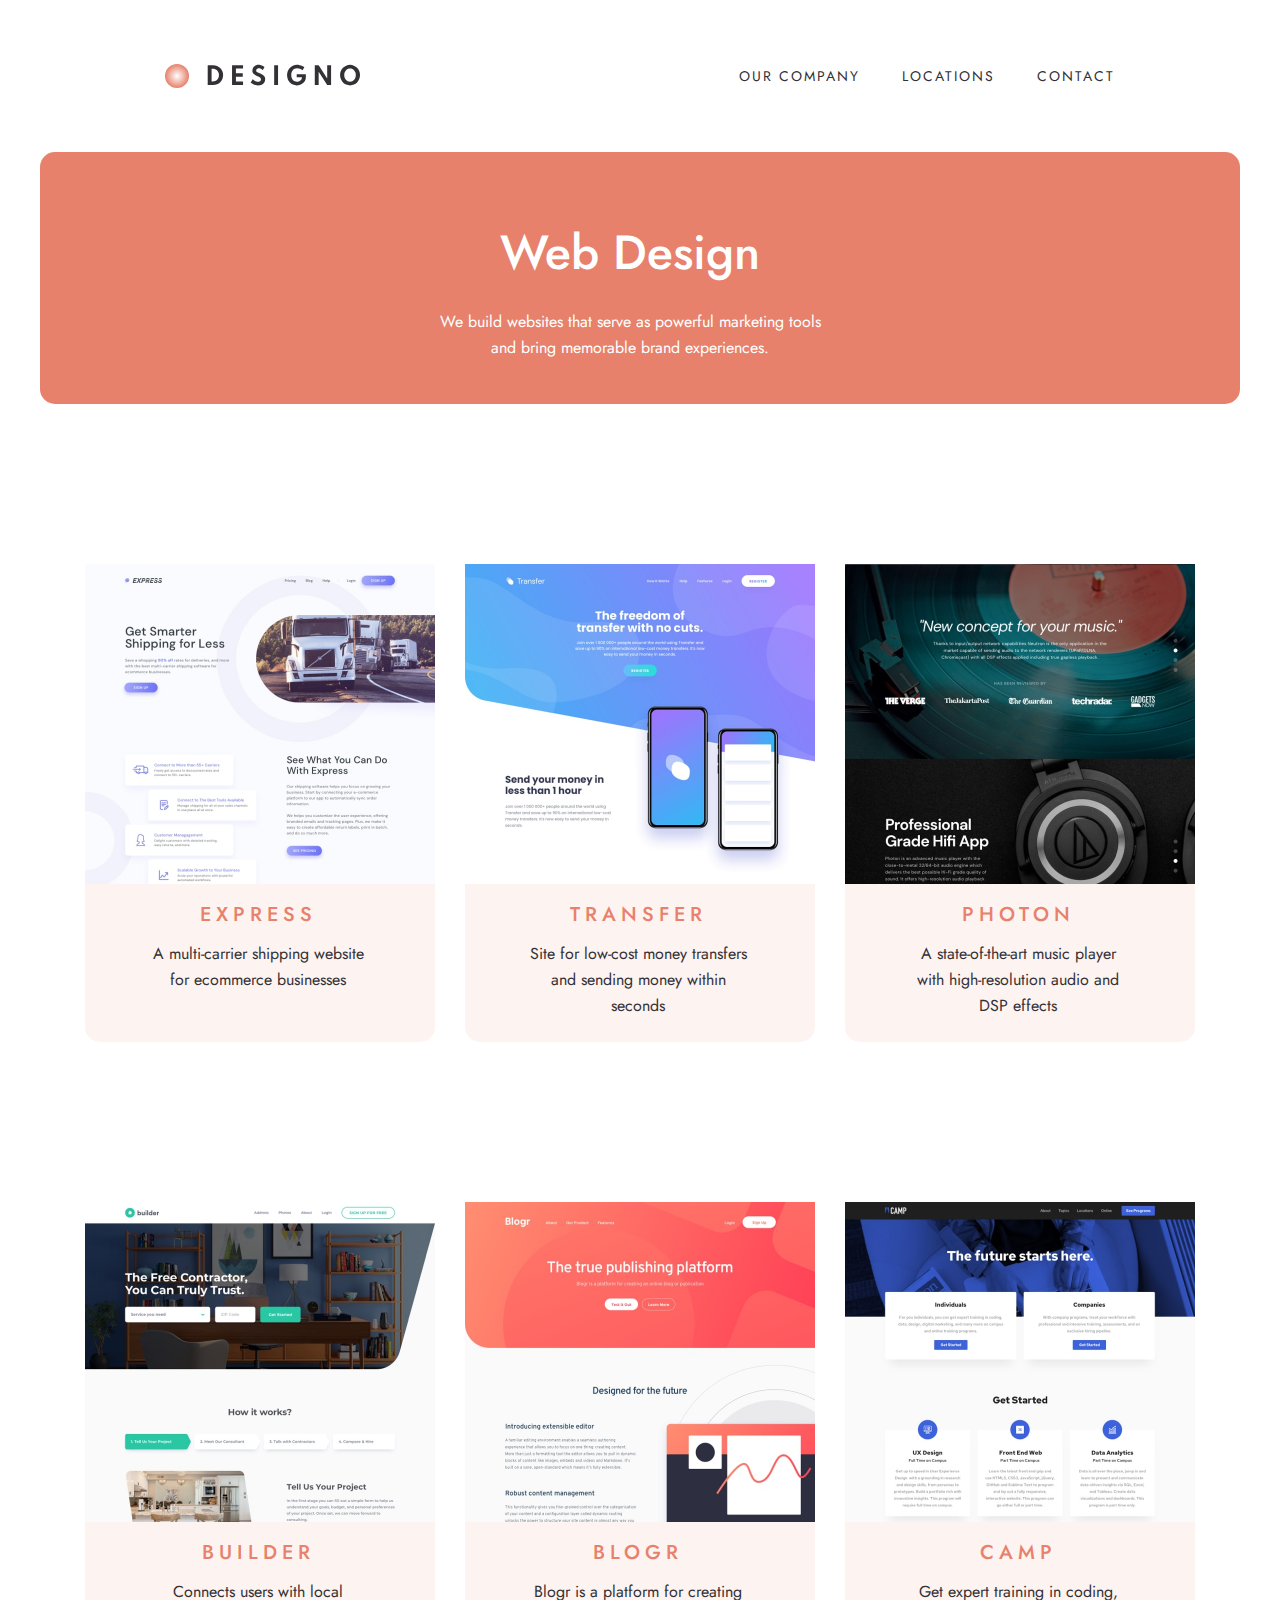
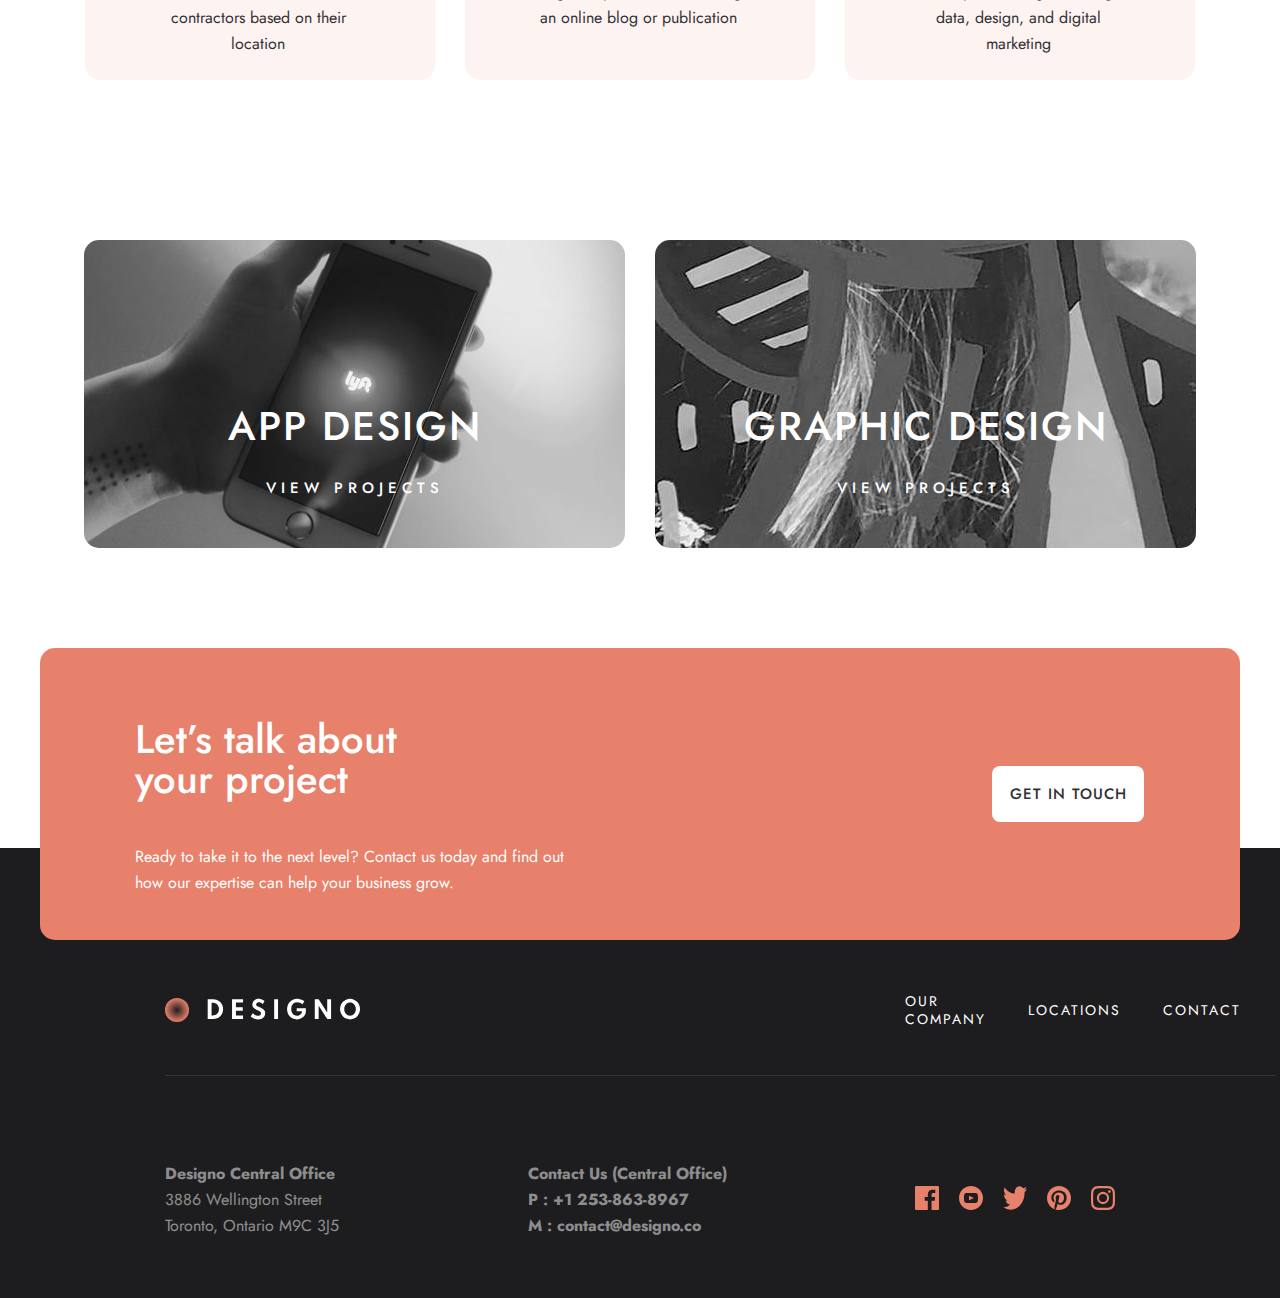
<file: pages/webdesign.html>
<!DOCTYPE html>
<html lang="en">
  <head>
    <meta charset="UTF-8" />
    <meta name="viewport" content="width=device-width, initial-scale=1.0" />
    <link rel="stylesheet" href="../style/fonts.css" />
    <link rel="stylesheet" href="../style/normalize.css" />
    <link rel="stylesheet" href="../style/webdesign.css" />
    <title>Web-design</title>
  </head>
  <body>
    <header class="header">
      <div class="container header__container">
        <img src="../images/design.svg" alt="" width="196" height="24" />
        <ul>
          <li><a href="">OUR COMPANY</a></li>
          <li><a href="../pages/locations.html">LOCATIONS</a></li>
          <li><a href="../pages/contact.html">CONTACT</a></li>
        </ul>
      </div>
    </header>

    <main class="main">
      <div class="container main__container">
        <h1>Web Design</h1>
        <p>
          We build websites that serve as powerful marketing tools <br />
          and bring memorable brand experiences.
        </p>
      </div>
    </main>

    <article class="article">
      <div class="container article__container">
        <div class="article-one">
          <div class="btn">
            <img
              src="../images/web-design/desktop/image-express.jpg"
              alt=""
              width="350"
              height="320"
            />
            <h1>EXPRESS</h1>
            <p>A multi-carrier shipping website for ecommerce businesses</p>
          </div>

          <div class="btn">
            <img
              src="../images/web-design/desktop/image-transfer.jpg"
              alt=""
              width="350"
              height="320"
            />
            <h1>TRANSFER</h1>
            <p>
              Site for low-cost money transfers and sending money within seconds
            </p>
          </div>

          <div class="btn">
            <img
              src="../images/web-design/desktop/image-photon.jpg"
              alt=""
              width="350"
              height="320"
            />
            <h1>PHOTON</h1>
            <p>
              A state-of-the-art music player with high-resolution audio and DSP
              effects
            </p>
          </div>
        </div>

        <div class="article-one">
          <div class="btn">
            <img
              src="../images/web-design/desktop/image-builder.jpg"
              alt=""
              width="350"
              height="320"
            />
            <h1>BUILDER</h1>
            <p>Connects users with local contractors based on their location</p>
          </div>

          <div class="btn">
            <img
              src="../images/web-design/desktop/image-blogr.jpg"
              alt=""
              width="350"
              height="320"
            />
            <h1>BLOGR</h1>
            <p>
              Blogr is a platform for creating an online blog or publication
            </p>
          </div>

          <div class="btn">
            <img
              src="../images/web-design/desktop/image-camp.jpg"
              alt=""
              width="350"
              height="320"
            />
            <h1>CAMP</h1>
            <p>
              Get expert training in coding, data, design, and digital marketing
            </p>
          </div>
        </div>
      </div>
    </article>

    <summary class="summary">
      <div class="container summary__container">
        <div class="two">
          <a href="../pages/appdesign.html">
            <h1>APP DESIGN</h1>
            <p>VIEW PROJECTS</p>
          </a>
        </div>
        <div class="three">
          <a href="../pages/graphicdesign.html">
            <h1>GRAPHIC DESIGN</h1>
            <p>VIEW PROJECTS</p>
          </a>
        </div>
      </div>
    </summary>

    <footer class="footer">
      <div class="container footer__container">
        <div class="footer-one">
          <img
            src="../images/design-white.svg"
            alt=""
            width="196"
            height="24"
          />
          <ul>
            <li><a href="">OUR COMPANY</a></li>
            <li><a href="../pages/locations.html">LOCATIONS</a></li>
            <li><a href="../pages/contact.html">CONTACT</a></li>
          </ul>
        </div>

        <div class="line"></div>

        <div class="footer-two">
          <div class="one">
            <p>
              <span>Designo Central Office</span> <br />
              3886 Wellington Street <br />Toronto, Ontario M9C 3J5
            </p>
          </div>

          <div class="two">
            <p>
              Contact Us (Central Office) <br />P : +1 253-863-8967 <br />
              M : contact@designo.co
            </p>
          </div>

          <div class="three">
            <ul>
              <li>
                <a href=""
                  ><img
                    src="../images/shared/desktop/icon-facebook.svg"
                    alt=""
                    width="24"
                    height="24"
                /></a>
              </li>

              <li>
                <a href=""
                  ><img
                    src="../images/shared/desktop/icon-youtube.svg"
                    alt=""
                    width="24"
                    height="24"
                /></a>
              </li>

              <li>
                <a href=""
                  ><img
                    src="../images/shared/desktop/icon-twitter.svg"
                    alt=""
                    width="24"
                    height="24"
                /></a>
              </li>

              <li>
                <a href=""
                  ><img
                    src="../images/shared/desktop/icon-pinterest.svg"
                    alt=""
                    width="24"
                    height="24"
                /></a>
              </li>

              <li>
                <a href=""
                  ><img
                    src="../images/shared/desktop/icon-instagram.svg"
                    alt=""
                    width="24"
                    height="24"
                /></a>
              </li>
            </ul>
          </div>
        </div>
      </div>
    </footer>

    <aside class="aside">
      <div class="container aside__container">
        <div class="html">
          <h1>Let’s talk about your project</h1>
          <p>
            Ready to take it to the next level? Contact us today and find out
            <br />
            how our expertise can help your business grow.
          </p>
        </div>
        <button>Get in touch</button>
      </div>
    </aside>
  </body>
</html>
</file>
<file: style/fonts.css>
/* jost-regular - latin */
@font-face {
  font-display: swap; /* Check https://developer.mozilla.org/en-US/docs/Web/CSS/@font-face/font-display for other options. */
  font-family: "Jost";
  font-style: normal;
  font-weight: 400;
  src: url("../fonts/jost-v15-latin-regular.woff2") format("woff2"); /* Chrome 36+, Opera 23+, Firefox 39+, Safari 12+, iOS 10+ */
}
/* jost-500 - latin */
@font-face {
  font-display: swap; /* Check https://developer.mozilla.org/en-US/docs/Web/CSS/@font-face/font-display for other options. */
  font-family: "Jost";
  font-style: normal;
  font-weight: 500;
  src: url("../fonts/jost-v15-latin-500.woff2") format("woff2"); /* Chrome 36+, Opera 23+, Firefox 39+, Safari 12+, iOS 10+ */
}
/* jost-700 - latin */
@font-face {
  font-display: swap; /* Check https://developer.mozilla.org/en-US/docs/Web/CSS/@font-face/font-display for other options. */
  font-family: "Jost";
  font-style: normal;
  font-weight: 700;
  src: url("../fonts/jost-v15-latin-700.woff2") format("woff2"); /* Chrome 36+, Opera 23+, Firefox 39+, Safari 12+, iOS 10+ */
}
</file>
<file: style/home.css>
* {
  padding: 0;
  margin: 0;
  box-sizing: border-box;
}

body {
  font-family: "Jost";
}

.container {
  width: 100%;
  margin-left: auto;
  margin-right: auto;
  padding-left: 165px;
  padding-right: 165px;
}

.header__container {
  display: flex;
  align-items: center;
  justify-content: space-between;
  margin-top: 64px;
}

.header__container ul {
  display: flex;
  align-items: center;
  gap: 42px;
}

.header__container ul li a {
  text-decoration: none;
  color: #333136;
  font-family: Jost;
  font-size: 14px;
  font-style: normal;
  font-weight: 400;
  line-height: 14px; /* 100% */
  letter-spacing: 2px;
  transition: all 0.5s;
}

.header__container ul li a:hover {
  text-decoration: underline;
}

li {
  list-style: none;
}

.footer__container {
  width: 100%;
  height: 450px;
  flex-shrink: 0;
  background: #1d1c1e;
  margin-bottom: -650px;
}

.footer__container .footer-one {
  display: flex;
  align-items: center;
  justify-content: space-between;
  padding-top: 144px;
  gap: 544px;
  width: 100%;
}

.footer__container .footer-one ul {
  display: flex;
  align-items: center;
  gap: 42px;
}

.footer__container .footer-one ul li a {
  text-decoration: none;
  color: #fff;
  font-family: Jost;
  font-size: 14px;
  font-style: normal;
  font-weight: 400;
  line-height: 14px; /* 100% */
  letter-spacing: 2px;
  transition: all 0.5s;
}

.footer__container .footer-one ul li a:hover {
  text-decoration: underline;
}

.footer__container .line {
  margin-top: 46px;
  width: 1111px;
  height: 1px;
  flex-shrink: 0;
  opacity: 0.1;
  background: #fff;
}

.footer__container .footer-two {
  display: flex;
  align-items: center;
  justify-content: space-between;
  margin-top: 85px;
  margin-bottom: 72px;
}

.footer__container .footer-two .one p {
  opacity: 0.5;
  color: #fff;
  font-family: Jost;
  font-size: 16px;
  font-style: normal;
  font-weight: 400;
  line-height: 26px;
}

.footer__container .footer-two .one p span {
  color: #fff;
  font-family: Jost;
  font-size: 16px;
  font-style: normal;
  font-weight: 700;
  line-height: 26px; /* 162.5% */
}

.footer__container .footer-two .two {
  color: #fff;
  font-family: Jost;
  font-size: 16px;
  font-style: normal;
  font-weight: 700;
  line-height: 26px; /* 162.
  5% */
  opacity: 0.5;
}

.footer__container .footer-two .three ul {
  display: flex;
  align-items: center;
  gap: 20px;
}

.aside__container {
  width: 1200px;
  height: 292px;
  flex-shrink: 0;
  border-radius: 15px;
  background: #e7816b;
  display: flex;
  align-items: center;
  justify-content: space-between;
  padding-left: 95px;
  padding-right: 96px;
  padding-bottom: -60px;
}

.aside__container .html h1 {
  width: 268px;
  height: 98px;
  flex-shrink: 0;
  color: #fff;
  font-family: Jost;
  font-size: 40px;
  font-style: normal;
  font-weight: 500;
  line-height: 40px; /* 100% */
}

.aside__container .html p {
  width: 459px;
  color: #fff;
  font-family: Jost;
  font-size: 16px;
  font-style: normal;
  font-weight: 400;
  line-height: 26px; /* 162.5% */
}

.aside__container button {
  width: 152px;
  height: 56px;
  flex-shrink: 0;
  border-radius: 8px;
  background: #fff;
  color: #333136;
  font-family: Jost;
  font-size: 15px;
  font-style: normal;
  font-weight: 500;
  line-height: normal;
  letter-spacing: 1px;
  text-transform: uppercase;
  transition: all 0.5s;
}

.aside__container button:hover {
  width: 152px;
  height: 56px;
  flex-shrink: 0;
  border-radius: 8px;
  background: #ffad9b;

  color: #fff;
  font-family: Jost;
  font-size: 15px;
  font-style: normal;
  font-weight: 500;
  line-height: normal;
  letter-spacing: 1px;
  text-transform: uppercase;
}

.main__container {
  display: flex;
  align-items: center;
  width: 1200px;
  height: 640px;
  flex-shrink: 0;
  border-radius: 15px;
  background: #e7816b;
  margin-top: 67px;
  gap: 100px;
  margin-bottom: 160px;
}

.main__container .btn h1 {
  width: 540px;
  flex-shrink: 0;
  color: #fff;
  font-family: Jost;
  font-size: 48px;
  font-style: normal;
  font-weight: 500;
  line-height: 48px; /* 100% */
  padding-bottom: 11px;
}
button {
  border: none;
}
.main__container img {
  margin-top: 65px;
}

.main__container .btn p {
  width: 445px;
  color: #fff;
  font-family: Jost;
  font-size: 16px;
  font-style: normal;
  font-weight: 400;
  line-height: 26px; /* 162.5% */
  padding-bottom: 58px;
}

.main__container button {
  width: 152px;
  height: 56px;
  flex-shrink: 0;
  border-radius: 8px;
  background: #fff;
  color: #333136;
  font-family: Jost;
  font-size: 15px;
  font-style: normal;
  font-weight: 500;
  line-height: normal;
  letter-spacing: 1px;
  text-transform: uppercase;
  transition: all 0.5s;
}

.main__container button:hover {
  width: 152px;
  height: 56px;
  flex-shrink: 0;
  border-radius: 8px;
  background: #ffad9b;
  color: #fff;
  font-family: Jost;
  font-size: 15px;
  font-style: normal;
  font-weight: 500;
  line-height: normal;
  letter-spacing: 1px;
  text-transform: uppercase;
}

.summary__container {
  display: flex;
  align-items: center;
  justify-content: center;
  margin-bottom: 160px;
  gap: 116px;
}

.summary__container .btn {
  width: 541px;
  height: 640px;
  flex-shrink: 0;
  border-radius: 15px;
  background-image: url(../images/home/desktop/image-web-design-large.jpg);
  transition: all 0.5s;
}

.summary__container .btn h1 {
  color: #fff;
  font-family: Jost;
  font-size: 40px;
  font-style: normal;
  font-weight: 500;
  line-height: 48px; /* 120% */
  letter-spacing: 2px;
  text-align: center;
  padding-top: 50%;
}

.summary__container .btn p {
  color: #fff;
  font-family: Jost;
  font-size: 15px;
  font-style: normal;
  font-weight: 500;
  line-height: normal;
  letter-spacing: 5px;
  text-transform: uppercase;
  text-align: center;
}

.summary__container .btn a {
  text-decoration: none;
}

.summary__container .btn-one a {
  text-decoration: none;
}

.summary__container .btn-one .two {
  width: 541px;
  height: 308px;
  flex-shrink: 0;
  border-radius: 15px;
  background: #000;
  background-image: url(../images/home/desktop/image-app-design.jpg);
  margin-bottom: 30px;
}

.summary__container .btn-one .two h1 {
  color: #fff;
  font-family: Jost;
  font-size: 40px;
  font-style: normal;
  font-weight: 500;
  line-height: 48px; /* 120% */
  letter-spacing: 2px;
  text-align: center;
  padding-top: 25%;
}

.summary__container .btn-one .two p {
  color: #fff;
  font-family: Jost;
  font-size: 15px;
  font-style: normal;
  font-weight: 500;
  line-height: normal;
  letter-spacing: 5px;
  text-transform: uppercase;
  text-align: center;
}

.summary__container .btn-one .three {
  width: 541px;
  height: 308px;
  flex-shrink: 0;
  border-radius: 15px;
  background: #000;
  background-image: url(../images/home/desktop/image-graphic-design.jpg);
}

.summary__container .btn-one .three h1 {
  color: #fff;
  font-family: Jost;
  font-size: 40px;
  font-style: normal;
  font-weight: 500;
  line-height: 48px; /* 120% */
  letter-spacing: 2px;
  text-align: center;
  padding-top: 25%;
}

.summary__container .btn-one .three p {
  color: #fff;
  font-family: Jost;
  font-size: 15px;
  font-style: normal;
  font-weight: 500;
  line-height: normal;
  letter-spacing: 5px;
  text-transform: uppercase;
  text-align: center;
}

.article__container {
  display: flex;
  align-items: center;
  justify-content: center;
  margin-bottom: 160px;
}

.article__container .btn {
  width: 350px;
  height: 412px;
  flex-shrink: 0;
}

.article__container .btn h2 {
  width: 350px;
  color: #333136;
  text-align: center;
  font-family: Jost;
  font-size: 20px;
  font-style: normal;
  font-weight: 500;
  line-height: 26px; /* 130% */
  letter-spacing: 5px;
}

.article__container .btn p {
  width: 350px;
  color: #333136;
  text-align: center;
  font-family: Jost;
  font-size: 16px;
  font-style: normal;
  font-weight: 400;
  line-height: 26px; /* 162.5% */
}
</file>
<file: style/about.css>
* {
  padding: 0;
  margin: 0;
  box-sizing: border-box;
}

body {
  font-family: "Jost";
}

.container {
  width: 100%;
  margin-left: auto;
  margin-right: auto;
  padding-left: 165px;
  padding-right: 165px;
}

.header__container {
  display: flex;
  align-items: center;
  justify-content: space-between;
  margin-top: 64px;
}

.header__container ul {
  display: flex;
  align-items: center;
  gap: 42px;
}

.header__container ul li a {
  text-decoration: none;
  color: #333136;
  font-family: Jost;
  font-size: 14px;
  font-style: normal;
  font-weight: 400;
  line-height: 14px; /* 100% */
  letter-spacing: 2px;
  transition: all 0.5s;
}

.header__container ul li a:hover {
  text-decoration: underline;
}

li {
  list-style: none;
}

.footer__container {
  width: 100%;
  height: 450px;
  flex-shrink: 0;
  background: #1d1c1e;
  margin-bottom: -650px;
}

.footer__container .footer-one {
  display: flex;
  align-items: center;
  justify-content: space-between;
  padding-top: 144px;
  gap: 544px;
  width: 100%;
}

.footer__container .footer-one ul {
  display: flex;
  align-items: center;
  gap: 42px;
}

.footer__container .footer-one ul li a {
  text-decoration: none;
  color: #fff;
  font-family: Jost;
  font-size: 14px;
  font-style: normal;
  font-weight: 400;
  line-height: 14px; /* 100% */
  letter-spacing: 2px;
  transition: all 0.5s;
}

.footer__container .footer-one ul li a:hover {
  text-decoration: underline;
}

.footer__container .line {
  margin-top: 46px;
  width: 1111px;
  height: 1px;
  flex-shrink: 0;
  opacity: 0.1;
  background: #fff;
}

.footer__container .footer-two {
  display: flex;
  align-items: center;
  justify-content: space-between;
  margin-top: 85px;
  margin-bottom: 72px;
}

.footer__container .footer-two .one p {
  opacity: 0.5;
  color: #fff;
  font-family: Jost;
  font-size: 16px;
  font-style: normal;
  font-weight: 400;
  line-height: 26px;
}

.footer__container .footer-two .one p span {
  color: #fff;
  font-family: Jost;
  font-size: 16px;
  font-style: normal;
  font-weight: 700;
  line-height: 26px; /* 162.5% */
}

.footer__container .footer-two .two {
  color: #fff;
  font-family: Jost;
  font-size: 16px;
  font-style: normal;
  font-weight: 700;
  line-height: 26px; /* 162.
    5% */
  opacity: 0.5;
}

.footer__container .footer-two .three ul {
  display: flex;
  align-items: center;
  gap: 20px;
}

.aside__container {
  width: 1200px;
  height: 292px;
  flex-shrink: 0;
  border-radius: 15px;
  background: #e7816b;
  display: flex;
  align-items: center;
  justify-content: space-between;
  padding-left: 95px;
  padding-right: 96px;
  padding-bottom: -60px;
}

.aside__container .html h1 {
  width: 268px;
  height: 98px;
  flex-shrink: 0;
  color: #fff;
  font-family: Jost;
  font-size: 40px;
  font-style: normal;
  font-weight: 500;
  line-height: 40px; /* 100% */
}

.aside__container .html p {
  width: 459px;
  color: #fff;
  font-family: Jost;
  font-size: 16px;
  font-style: normal;
  font-weight: 400;
  line-height: 26px; /* 162.5% */
}

.aside__container button {
  width: 152px;
  height: 56px;
  flex-shrink: 0;
  border-radius: 8px;
  background: #fff;
  color: #333136;
  font-family: Jost;
  font-size: 15px;
  font-style: normal;
  font-weight: 500;
  line-height: normal;
  letter-spacing: 1px;
  text-transform: uppercase;
  transition: all 0.5s;
}

.aside__container button:hover {
  width: 152px;
  height: 56px;
  flex-shrink: 0;
  border-radius: 8px;
  background: #ffad9b;

  color: #fff;
  font-family: Jost;
  font-size: 15px;
  font-style: normal;
  font-weight: 500;
  line-height: normal;
  letter-spacing: 1px;
  text-transform: uppercase;
}

.main__container {
  display: flex;
  align-items: center;
  width: 1200px;
  height: 480px;
  flex-shrink: 0;
  background: #e7816b;
  border-radius: 15px;
  gap: 20px;
  margin-top: 67px;
  margin-bottom: 160px;
}

.main__container img {
  border-radius: 15px;
}

.main__container .one h1 {
  width: 540px;
  color: #fff;
  font-family: Jost;
  font-size: 48px;
  font-style: normal;
  font-weight: 500;
  line-height: 48px; /* 100% */
  padding-bottom: 32px;
}

.main__container .one p {
  width: 458px;
  color: #fff;
  font-family: Jost;
  font-size: 16px;
  font-style: normal;
  font-weight: 400;
  line-height: 26px; /* 162.5% */
}

.article__container {
  display: flex;
  align-items: center;
  width: 1200px;
  height: 640px;
  flex-shrink: 0;
  border-radius: 15px;
  background: #fdf3f0;

  gap: 50px;
  margin-bottom: 160px;
}

.article__container .btn-check h1 {
  color: #e7816b;
  font-family: Jost;
  font-size: 40px;
  font-style: normal;
  font-weight: 500;
  line-height: 48px; /* 120% */
}

.article__container .btn-check p {
  width: 460px;
  color: #333136;
  font-family: Jost;
  font-size: 16px;
  font-style: normal;
  font-weight: 400;
  line-height: 26px; /* 162.5% */
}

button {
  border: none;
}

.summary__container {
  display: flex;
  align-items: center;
  justify-content: space-between;
  gap: 130px;
  margin-bottom: 176px;
}

.summary__container .one h2 {
  width: 350px;
  color: #333136;
  font-family: Jost;
  font-size: 20px;
  font-style: normal;
  font-weight: 500;
  line-height: 26px; /* 130% */
  letter-spacing: 5px;
  padding-left: 30px;
}

.summary__container .one button {
  width: 152px;
  height: 56px;
  flex-shrink: 0;
  border-radius: 8px;
  background: #e7816b;
  color: #fff;
  text-align: center;
  font-family: Jost;
  font-size: 15px;
  font-style: normal;
  font-weight: 500;
  line-height: normal;
  letter-spacing: 1px;
  text-transform: uppercase;
  margin-left: 30px;
  transition: all 0.5s;
}

.summary__container .one button:hover {
  border-radius: 8px;
  background: #ffad9b;
}

.nav__container {
  width: 1200px;
  height: 640px;
  flex-shrink: 0;
  width: 1200px;
  height: 640px;
  flex-shrink: 0;
  display: flex;
  align-items: center;
  border-radius: 15px;
  background: #fdf3f0;
  gap: 115px;
  margin-bottom: 300px;
}

.nav__container .btn h2 {
  width: 445px;
  color: #e7816b;
  font-family: Jost;
  font-size: 40px;
  font-style: normal;
  font-weight: 500;
  line-height: 48px; /* 120% */
  padding-bottom: 24px;
}

.nav__container .btn p {
  width: 445px;
  color: #333136;
  font-family: Jost;
  font-size: 16px;
  font-style: normal;
  font-weight: 400;
  line-height: 26px; /* 162.5% */
}

.nav__container img {
  border-radius: 15px;
}
</file>
<file: style/appdesign.css>
* {
  padding: 0;
  margin: 0;
  box-sizing: border-box;
}

body {
  font-family: "Jost";
}

.container {
  width: 100%;
  margin-left: auto;
  margin-right: auto;
  padding-left: 165px;
  padding-right: 165px;
}

.header__container {
  display: flex;
  align-items: center;
  justify-content: space-between;
  margin-top: 64px;
}

.header__container ul {
  display: flex;
  align-items: center;
  gap: 42px;
}

.header__container ul li a {
  text-decoration: none;
  color: #333136;
  font-family: Jost;
  font-size: 14px;
  font-style: normal;
  font-weight: 400;
  line-height: 14px; /* 100% */
  letter-spacing: 2px;
  transition: all 0.5s;
}

.header__container ul li a:hover {
  text-decoration: underline;
}

button {
  border: none;
}

li {
  list-style: none;
}

.footer__container {
  width: 100%;
  height: 450px;
  flex-shrink: 0;
  background: #1d1c1e;
  margin-bottom: -650px;
}

.footer__container .footer-one {
  display: flex;
  align-items: center;
  justify-content: space-between;
  padding-top: 144px;
  gap: 544px;
  width: 100%;
}

.footer__container .footer-one ul {
  display: flex;
  align-items: center;
  gap: 42px;
}

.footer__container .footer-one ul li a {
  text-decoration: none;
  color: #fff;
  font-family: Jost;
  font-size: 14px;
  font-style: normal;
  font-weight: 400;
  line-height: 14px; /* 100% */
  letter-spacing: 2px;
  transition: all 0.5s;
}

.footer__container .footer-one ul li a:hover {
  text-decoration: underline;
}

.footer__container .line {
  margin-top: 46px;
  width: 1111px;
  height: 1px;
  flex-shrink: 0;
  opacity: 0.1;
  background: #fff;
}

.footer__container .footer-two {
  display: flex;
  align-items: center;
  justify-content: space-between;
  margin-top: 85px;
  margin-bottom: 72px;
}

.footer__container .footer-two .one p {
  opacity: 0.5;
  color: #fff;
  font-family: Jost;
  font-size: 16px;
  font-style: normal;
  font-weight: 400;
  line-height: 26px;
}

.footer__container .footer-two .one p span {
  color: #fff;
  font-family: Jost;
  font-size: 16px;
  font-style: normal;
  font-weight: 700;
  line-height: 26px; /* 162.5% */
}

.footer__container .footer-two .two {
  color: #fff;
  font-family: Jost;
  font-size: 16px;
  font-style: normal;
  font-weight: 700;
  line-height: 26px; /* 162.
    5% */
  opacity: 0.5;
}

.footer__container .footer-two .three ul {
  display: flex;
  align-items: center;
  gap: 20px;
}

.aside__container {
  width: 1200px;
  height: 292px;
  flex-shrink: 0;
  border-radius: 15px;
  background: #e7816b;
  display: flex;
  align-items: center;
  justify-content: space-between;
  padding-left: 95px;
  padding-right: 96px;
  padding-bottom: -60px;
}

.aside__container .html h1 {
  width: 268px;
  height: 98px;
  flex-shrink: 0;
  color: #fff;
  font-family: Jost;
  font-size: 40px;
  font-style: normal;
  font-weight: 500;
  line-height: 40px; /* 100% */
}

.aside__container .html p {
  width: 459px;
  color: #fff;
  font-family: Jost;
  font-size: 16px;
  font-style: normal;
  font-weight: 400;
  line-height: 26px; /* 162.5% */
}

.aside__container button {
  width: 152px;
  height: 56px;
  flex-shrink: 0;
  border-radius: 8px;
  background: #fff;
  color: #333136;
  font-family: Jost;
  font-size: 15px;
  font-style: normal;
  font-weight: 500;
  line-height: normal;
  letter-spacing: 1px;
  text-transform: uppercase;
  transition: all 0.5s;
}

.aside__container button:hover {
  width: 152px;
  height: 56px;
  flex-shrink: 0;
  border-radius: 8px;
  background: #ffad9b;

  color: #fff;
  font-family: Jost;
  font-size: 15px;
  font-style: normal;
  font-weight: 500;
  line-height: normal;
  letter-spacing: 1px;
  text-transform: uppercase;
}

.main__container {
  width: 1200px;
  height: 252px;
  flex-shrink: 0;
  background: #e7816b;
  border-radius: 15px;
  padding-top: 45px;
  margin-bottom: 160px;
  margin-top: 64px;
}

.main__container h1 {
  width: 730px;
  color: #fff;
  text-align: center;
  font-family: Jost;
  font-size: 48px;
  font-style: normal;
  font-weight: 500;
  line-height: 48px; /* 100% */
  padding-left: 120px;
}

.main__container p {
  width: 730px;
  color: #fff;
  text-align: center;
  font-family: Jost;
  font-size: 16px;
  font-style: normal;
  font-weight: 400;
  line-height: 26px; /* 162.5% */

  padding-left: 120px;
}

.article__container .article-one {
  display: flex;
  align-items: center;
  justify-content: center;
  margin-bottom: 160px;

  gap: 80px;
}

.article__container .article-one .btn {
  width: 350px;
  height: 478px;
  flex-shrink: 0;
  border-radius: 15px;
  background: #fdf3f0;
}

.article__container .article-one .btn h1 {
  width: 286px;
  color: #e7816b;
  text-align: center;
  font-family: Jost;
  font-size: 20px;
  font-style: normal;
  font-weight: 500;
  line-height: 26px; /* 130% */
  letter-spacing: 5px;
  padding-left: 60px;
}

.article__container .article-one .btn p {
  width: 286px;
  color: #333136;
  text-align: center;
  font-family: Jost;
  font-size: 16px;
  font-style: normal;
  font-weight: 400;
  line-height: 26px; /* 162.5% */

  padding-left: 60px;
}

.article__container .article-two {
  display: flex;
  align-items: center;

  margin-bottom: 160px;

  gap: 30px;
}

.article__container .article-two .btn {
  width: 350px;
  height: 478px;
  flex-shrink: 0;
  border-radius: 15px;
  background: #fdf3f0;
}

.article__container .article-two .btn h1 {
  width: 286px;
  color: #e7816b;
  text-align: center;
  font-family: Jost;
  font-size: 20px;
  font-style: normal;
  font-weight: 500;
  line-height: 26px; /* 130% */
  letter-spacing: 5px;
  padding-left: 60px;
}

.article__container .article-two .btn p {
  width: 286px;
  color: #333136;
  text-align: center;
  font-family: Jost;
  font-size: 16px;
  font-style: normal;
  font-weight: 400;
  line-height: 26px; /* 162.5% */

  padding-left: 60px;
}

.summary__container {
  display: flex;
  align-items: center;
  justify-content: center;
  gap: 85px;
  margin-bottom: 300px;
}

.summary__container a {
  text-decoration: none;
}

.summary__container .two {
  width: 541px;
  height: 308px;
  flex-shrink: 0;
  border-radius: 15px;
  background: #000;
  background-image: url(../images/home/desktop/image-web-design-small.jpg);
}

.summary__container .two h1 {
  color: #fff;
  font-family: Jost;
  font-size: 40px;
  font-style: normal;
  font-weight: 500;
  line-height: 48px; /* 120% */
  letter-spacing: 2px;
  text-align: center;
  padding-top: 25%;
}

.summary__container .two p {
  color: #fff;
  font-family: Jost;
  font-size: 15px;
  font-style: normal;
  font-weight: 500;
  line-height: normal;
  letter-spacing: 5px;
  text-transform: uppercase;
  text-align: center;
}

.summary__container .three {
  width: 541px;
  height: 308px;
  flex-shrink: 0;
  border-radius: 15px;
  background: #000;
  background-image: url(../images/home/desktop/image-graphic-design.jpg);
}

.summary__container .three h1 {
  color: #fff;
  font-family: Jost;
  font-size: 40px;
  font-style: normal;
  font-weight: 500;
  line-height: 48px; /* 120% */
  letter-spacing: 2px;
  text-align: center;
  padding-top: 25%;
}

.summary__container .three p {
  color: #fff;
  font-family: Jost;
  font-size: 15px;
  font-style: normal;
  font-weight: 500;
  line-height: normal;
  letter-spacing: 5px;
  text-transform: uppercase;
  text-align: center;
}
</file>
<file: style/contact.css>
* {
  padding: 0;
  margin: 0;
  box-sizing: border-box;
}

body {
  font-family: "Jost";
}

.container {
  width: 100%;
  margin-left: auto;
  margin-right: auto;
  padding-left: 165px;
  padding-right: 165px;
}

.header__container {
  display: flex;
  align-items: center;
  justify-content: space-between;
  margin-top: 64px;
}

.header__container ul {
  display: flex;
  align-items: center;
  gap: 42px;
}

.header__container ul li a {
  text-decoration: none;
  color: #333136;
  font-family: Jost;
  font-size: 14px;
  font-style: normal;
  font-weight: 400;
  line-height: 14px; /* 100% */
  letter-spacing: 2px;
  transition: all 0.5s;
}

.header__container ul li a:hover {
  text-decoration: underline;
}

li {
  list-style: none;
}

.footer__container {
  width: 100%;
  height: 450px;
  flex-shrink: 0;
  background: #1d1c1e;
}

.footer__container .footer-one {
  display: flex;
  align-items: center;
  justify-content: space-between;
  padding-top: 144px;
  gap: 544px;
  width: 100%;
}

.footer__container .footer-one ul {
  display: flex;
  align-items: center;
  gap: 42px;
}

.footer__container .footer-one ul li a {
  text-decoration: none;
  color: #fff;
  font-family: Jost;
  font-size: 14px;
  font-style: normal;
  font-weight: 400;
  line-height: 14px; /* 100% */
  letter-spacing: 2px;
  transition: all 0.5s;
}

.footer__container .footer-one ul li a:hover {
  text-decoration: underline;
}

.footer__container .line {
  margin-top: 46px;
  width: 1111px;
  height: 1px;
  flex-shrink: 0;
  opacity: 0.1;
  background: #fff;
}

.footer__container .footer-two {
  display: flex;
  align-items: center;
  justify-content: space-between;
  margin-top: 85px;
  margin-bottom: 72px;
}

.footer__container .footer-two .one p {
  opacity: 0.5;
  color: #fff;
  font-family: Jost;
  font-size: 16px;
  font-style: normal;
  font-weight: 400;
  line-height: 26px;
}

.footer__container .footer-two .one p span {
  color: #fff;
  font-family: Jost;
  font-size: 16px;
  font-style: normal;
  font-weight: 700;
  line-height: 26px; /* 162.5% */
}

.footer__container .footer-two .two {
  color: #fff;
  font-family: Jost;
  font-size: 16px;
  font-style: normal;
  font-weight: 700;
  line-height: 26px; /* 162.
    5% */
  opacity: 0.5;
}

.footer__container .footer-two .three ul {
  display: flex;
  align-items: center;
  gap: 20px;
}

.main__container {
  display: flex;
  align-items: center;
  width: 1111px;
  height: 480px;
  flex-shrink: 0;
  border-radius: 15px;
  background: #e7816b;
  margin-bottom: 160px;
  margin-top: 100px;
}

.main__container .one h1 {
  width: 540px;
  color: #fff;
  font-family: Jost;
  font-size: 48px;
  font-style: normal;
  font-weight: 500;
  line-height: 48px; /* 100% */
}

.main__container .one p {
  width: 445px;
  color: #fff;
  font-family: Jost;
  font-size: 16px;
  font-style: normal;
  font-weight: 400;
  line-height: 26px; /* 162.5% */
}

.main__container .two input {
  border: none;
  background: #e7816b;
  color: #fff;
  width: 380px;
  height: 38px;
  flex-shrink: 0;
  margin-left: 25px;
}

.main__container .two input::placeholder {
  color: #fff;
  font-family: Jost;
  font-size: 15px;
  font-style: normal;
  font-weight: 500;
  line-height: 26px; /* 173.333% */
  opacity: 0.5;
}

.main__container .two .six {
  width: 380px;
  height: 1px;
  flex-shrink: 0;
  background: #fff;
  margin-bottom: 30px;
}

.main__container .two .seven {
  width: 380px;
  height: 1px;
  flex-shrink: 0;
  background: #fff;
  margin-top: 30px;
}
.summary__container {
  display: flex;
  align-items: center;
  justify-content: space-between;
  gap: 130px;
  margin-bottom: 160px;
}

.summary__container .one h2 {
  width: 350px;
  color: #333136;
  font-family: Jost;
  font-size: 20px;
  font-style: normal;
  font-weight: 500;
  line-height: 26px; /* 130% */
  letter-spacing: 5px;
  padding-left: 30px;
}

button {
  border: none;
}

.summary__container .one button {
  width: 152px;
  height: 56px;
  flex-shrink: 0;
  border-radius: 8px;
  background: #e7816b;
  color: #fff;
  text-align: center;
  font-family: Jost;
  font-size: 15px;
  font-style: normal;
  font-weight: 500;
  line-height: normal;
  letter-spacing: 1px;
  text-transform: uppercase;
  margin-left: 30px;
  transition: all 0.5s;
}

.summary__container .one button:hover {
  border-radius: 8px;
  background: #ffad9b;
}

.main__container .two button {
  margin-top: 24px;
  width: 152px;
  height: 56px;
  flex-shrink: 0;
  border-radius: 8px;
  background: #fff;
  color: #333136;
  text-align: center;
  font-family: Jost;
  font-size: 15px;
  font-style: normal;
  font-weight: 500;
  line-height: normal;
  letter-spacing: 1px;
  text-transform: uppercase;
  margin-left: 200px;
  transition: all 0.5s;
}

.main__container .two button:hover {
  border-radius: 8px;
  background: #ffad9b;
  color: #fff;
  text-align: center;
  font-family: Jost;
  font-size: 15px;
  font-style: normal;
  font-weight: 500;
  line-height: normal;
  letter-spacing: 1px;
  text-transform: uppercase;
}
</file>
<file: style/graphicdesign.css>
* {
  padding: 0;
  margin: 0;
  box-sizing: border-box;
}

body {
  font-family: "Jost";
}

.container {
  width: 100%;
  margin-left: auto;
  margin-right: auto;
  padding-left: 165px;
  padding-right: 165px;
}

.header__container {
  display: flex;
  align-items: center;
  justify-content: space-between;
  margin-top: 64px;
}

.header__container ul {
  display: flex;
  align-items: center;
  gap: 42px;
}

.header__container ul li a {
  text-decoration: none;
  color: #333136;
  font-family: Jost;
  font-size: 14px;
  font-style: normal;
  font-weight: 400;
  line-height: 14px; /* 100% */
  letter-spacing: 2px;
  transition: all 0.5s;
}

.header__container ul li a:hover {
  text-decoration: underline;
}

li {
  list-style: none;
}

.footer__container {
  width: 100%;
  height: 450px;
  flex-shrink: 0;
  background: #1d1c1e;
  margin-bottom: -650px;
}

.footer__container .footer-one {
  display: flex;
  align-items: center;
  justify-content: space-between;
  padding-top: 144px;
  gap: 544px;
  width: 100%;
}

.footer__container .footer-one ul {
  display: flex;
  align-items: center;
  gap: 42px;
}

.footer__container .footer-one ul li a {
  text-decoration: none;
  color: #fff;
  font-family: Jost;
  font-size: 14px;
  font-style: normal;
  font-weight: 400;
  line-height: 14px; /* 100% */
  letter-spacing: 2px;
  transition: all 0.5s;
}

.footer__container .footer-one ul li a:hover {
  text-decoration: underline;
}

.footer__container .line {
  margin-top: 46px;
  width: 1111px;
  height: 1px;
  flex-shrink: 0;
  opacity: 0.1;
  background: #fff;
}

.footer__container .footer-two {
  display: flex;
  align-items: center;
  justify-content: space-between;
  margin-top: 85px;
  margin-bottom: 72px;
}

.footer__container .footer-two .one p {
  opacity: 0.5;
  color: #fff;
  font-family: Jost;
  font-size: 16px;
  font-style: normal;
  font-weight: 400;
  line-height: 26px;
}

.footer__container .footer-two .one p span {
  color: #fff;
  font-family: Jost;
  font-size: 16px;
  font-style: normal;
  font-weight: 700;
  line-height: 26px; /* 162.5% */
}

.footer__container .footer-two .two {
  color: #fff;
  font-family: Jost;
  font-size: 16px;
  font-style: normal;
  font-weight: 700;
  line-height: 26px; /* 162.
    5% */
  opacity: 0.5;
}

.footer__container .footer-two .three ul {
  display: flex;
  align-items: center;
  gap: 20px;
}

.aside__container {
  width: 1200px;
  height: 292px;
  flex-shrink: 0;
  border-radius: 15px;
  background: #e7816b;
  display: flex;
  align-items: center;
  justify-content: space-between;
  padding-left: 95px;
  padding-right: 96px;
  padding-bottom: -60px;
}

.aside__container .html h1 {
  width: 268px;
  height: 98px;
  flex-shrink: 0;
  color: #fff;
  font-family: Jost;
  font-size: 40px;
  font-style: normal;
  font-weight: 500;
  line-height: 40px; /* 100% */
}

.aside__container .html p {
  width: 459px;
  color: #fff;
  font-family: Jost;
  font-size: 16px;
  font-style: normal;
  font-weight: 400;
  line-height: 26px; /* 162.5% */
}

.aside__container button {
  width: 152px;
  height: 56px;
  flex-shrink: 0;
  border-radius: 8px;
  background: #fff;
  color: #333136;
  font-family: Jost;
  font-size: 15px;
  font-style: normal;
  font-weight: 500;
  line-height: normal;
  letter-spacing: 1px;
  text-transform: uppercase;
  transition: all 0.5s;
}

.aside__container button:hover {
  width: 152px;
  height: 56px;
  flex-shrink: 0;
  border-radius: 8px;
  background: #ffad9b;

  color: #fff;
  font-family: Jost;
  font-size: 15px;
  font-style: normal;
  font-weight: 500;
  line-height: normal;
  letter-spacing: 1px;
  text-transform: uppercase;
}

.main__container {
  width: 1200px;
  height: 252px;
  flex-shrink: 0;
  background: #e7816b;
  border-radius: 15px;
  padding-top: 45px;
  margin-bottom: 160px;
  margin-top: 64px;
}

.main__container h1 {
  width: 730px;
  color: #fff;
  text-align: center;
  font-family: Jost;
  font-size: 48px;
  font-style: normal;
  font-weight: 500;
  line-height: 48px; /* 100% */
  padding-left: 120px;
}

.main__container p {
  width: 730px;
  color: #fff;
  text-align: center;
  font-family: Jost;
  font-size: 16px;
  font-style: normal;
  font-weight: 400;
  line-height: 26px; /* 162.5% */

  padding-left: 120px;
}

.article__container .article-one {
  display: flex;
  align-items: center;
  justify-content: center;
  margin-bottom: 160px;

  gap: 80px;
}

.article__container .article-one .btn {
  width: 350px;
  height: 478px;
  flex-shrink: 0;
  border-radius: 15px;
  background: #fdf3f0;
}

.article__container .article-one .btn h1 {
  width: 286px;
  color: #e7816b;
  text-align: center;
  font-family: Jost;
  font-size: 20px;
  font-style: normal;
  font-weight: 500;
  line-height: 26px; /* 130% */
  letter-spacing: 5px;
  padding-left: 60px;
}

.article__container .article-one .btn p {
  width: 286px;
  color: #333136;
  text-align: center;
  font-family: Jost;
  font-size: 16px;
  font-style: normal;
  font-weight: 400;
  line-height: 26px; /* 162.5% */

  padding-left: 60px;
}

.summary__container {
  display: flex;
  align-items: center;
  justify-content: center;
  gap: 85px;
  margin-bottom: 300px;
}

.summary__container a {
  text-decoration: none;
}

.summary__container .two {
  width: 541px;
  height: 308px;
  flex-shrink: 0;
  border-radius: 15px;
  background: #000;
  background-image: url(../images/home/desktop/image-app-design.jpg);
}

.summary__container .two h1 {
  color: #fff;
  font-family: Jost;
  font-size: 40px;
  font-style: normal;
  font-weight: 500;
  line-height: 48px; /* 120% */
  letter-spacing: 2px;
  text-align: center;
  padding-top: 25%;
}

.summary__container .two p {
  color: #fff;
  font-family: Jost;
  font-size: 15px;
  font-style: normal;
  font-weight: 500;
  line-height: normal;
  letter-spacing: 5px;
  text-transform: uppercase;
  text-align: center;
}

.summary__container .three {
  width: 541px;
  height: 308px;
  flex-shrink: 0;
  border-radius: 15px;
  background: #000;
  background-image: url(../images/home/desktop/image-web-design-small.jpg);
}

.summary__container .three h1 {
  color: #fff;
  font-family: Jost;
  font-size: 40px;
  font-style: normal;
  font-weight: 500;
  line-height: 48px; /* 120% */
  letter-spacing: 2px;
  text-align: center;
  padding-top: 25%;
}

.summary__container .three p {
  color: #fff;
  font-family: Jost;
  font-size: 15px;
  font-style: normal;
  font-weight: 500;
  line-height: normal;
  letter-spacing: 5px;
  text-transform: uppercase;
  text-align: center;
}
</file>
<file: style/locations.css>
* {
  padding: 0;
  margin: 0;
  box-sizing: border-box;
}

body {
  font-family: "Jost";
}

.container {
  width: 100%;
  margin-left: auto;
  margin-right: auto;
  padding-left: 165px;
  padding-right: 165px;
}

.header__container {
  display: flex;
  align-items: center;
  justify-content: space-between;
  margin-top: 64px;
}

.header__container ul {
  display: flex;
  align-items: center;
  gap: 42px;
}

.header__container ul li a {
  text-decoration: none;
  color: #333136;
  font-family: Jost;
  font-size: 14px;
  font-style: normal;
  font-weight: 400;
  line-height: 14px; /* 100% */
  letter-spacing: 2px;
  transition: all 0.5s;
}

.header__container ul li a:hover {
  text-decoration: underline;
}

li {
  list-style: none;
}

.footer__container {
  width: 100%;
  height: 450px;
  flex-shrink: 0;
  background: #1d1c1e;
  margin-bottom: -650px;
}

.footer__container .footer-one {
  display: flex;
  align-items: center;
  justify-content: space-between;
  padding-top: 144px;
  gap: 544px;
  width: 100%;
}

.footer__container .footer-one ul {
  display: flex;
  align-items: center;
  gap: 42px;
}

.footer__container .footer-one ul li a {
  text-decoration: none;
  color: #fff;
  font-family: Jost;
  font-size: 14px;
  font-style: normal;
  font-weight: 400;
  line-height: 14px; /* 100% */
  letter-spacing: 2px;
  transition: all 0.5s;
}

.footer__container .footer-one ul li a:hover {
  text-decoration: underline;
}

.footer__container .line {
  margin-top: 46px;
  width: 1111px;
  height: 1px;
  flex-shrink: 0;
  opacity: 0.1;
  background: #fff;
}

.footer__container .footer-two {
  display: flex;
  align-items: center;
  justify-content: space-between;
  margin-top: 85px;
  margin-bottom: 72px;
}

.footer__container .footer-two .one p {
  opacity: 0.5;
  color: #fff;
  font-family: Jost;
  font-size: 16px;
  font-style: normal;
  font-weight: 400;
  line-height: 26px;
}

.footer__container .footer-two .one p span {
  color: #fff;
  font-family: Jost;
  font-size: 16px;
  font-style: normal;
  font-weight: 700;
  line-height: 26px; /* 162.5% */
}

.footer__container .footer-two .two {
  color: #fff;
  font-family: Jost;
  font-size: 16px;
  font-style: normal;
  font-weight: 700;
  line-height: 26px; /* 162.
    5% */
  opacity: 0.5;
}

.footer__container .footer-two .three ul {
  display: flex;
  align-items: center;
  gap: 20px;
}

.aside__container {
  width: 1200px;
  height: 292px;
  flex-shrink: 0;
  border-radius: 15px;
  background: #e7816b;
  display: flex;
  align-items: center;
  justify-content: space-between;
  padding-left: 95px;
  padding-right: 96px;
  padding-bottom: -60px;
}

.aside__container .html h1 {
  width: 268px;
  height: 98px;
  flex-shrink: 0;
  color: #fff;
  font-family: Jost;
  font-size: 40px;
  font-style: normal;
  font-weight: 500;
  line-height: 40px; /* 100% */
}

.aside__container .html p {
  width: 459px;
  color: #fff;
  font-family: Jost;
  font-size: 16px;
  font-style: normal;
  font-weight: 400;
  line-height: 26px; /* 162.5% */
}

.aside__container button {
  width: 152px;
  height: 56px;
  flex-shrink: 0;
  border-radius: 8px;
  background: #fff;
  color: #333136;
  font-family: Jost;
  font-size: 15px;
  font-style: normal;
  font-weight: 500;
  line-height: normal;
  letter-spacing: 1px;
  text-transform: uppercase;
  transition: all 0.5s;
}

.aside__container button:hover {
  width: 152px;
  height: 56px;
  flex-shrink: 0;
  border-radius: 8px;
  background: #ffad9b;

  color: #fff;
  font-family: Jost;
  font-size: 15px;
  font-style: normal;
  font-weight: 500;
  line-height: normal;
  letter-spacing: 1px;
  text-transform: uppercase;
}

.article__container {
  display: flex;
  align-items: center;
  justify-content: space-between;
  margin-top: 64px;
  margin-bottom: 200px;
}

.article__container .btn {
  display: flex;
  align-items: center;
  gap: 30px;
  width: 730px;
  height: 326px;
  flex-shrink: 0;
  border-radius: 15px;
  background: #fdf3f0;
  padding-left: 94px;
}

.article__container .btnfour {
  display: flex;
  align-items: center;
  gap: 30px;
}

.article__container img {
  border-radius: 15px;
}

.article__container .btn .btn-one h1 {
  width: 445px;
  color: #e7816b;
  font-family: Jost;
  font-size: 40px;
  font-style: normal;
  font-weight: 500;
  line-height: 48px; /* 120% */
}

.article__container .btn .btn-one .btnfour p {
  width: 255px;
  color: #333136;
  font-family: Jost;
  font-size: 16px;
  font-style: normal;
  font-weight: 400;
  line-height: 26px; /* 162.5% */
}

.article__container .btn .btn-one .btnfour p span {
  width: 255px;
  color: #333136;
  font-family: Jost;
  font-size: 16px;
  font-style: normal;
  font-weight: 700;
  line-height: 26px; /* 162.5% */
}

button {
  border: none;
}
</file>
<file: style/webdesign.css>
* {
  padding: 0;
  margin: 0;
  box-sizing: border-box;
}

body {
  font-family: "Jost";
}

.container {
  width: 100%;
  margin-left: auto;
  margin-right: auto;
  padding-left: 165px;
  padding-right: 165px;
}

.header__container {
  display: flex;
  align-items: center;
  justify-content: space-between;
  margin-top: 64px;
}

.header__container ul {
  display: flex;
  align-items: center;
  gap: 42px;
}

.header__container ul li a {
  text-decoration: none;
  color: #333136;
  font-family: Jost;
  font-size: 14px;
  font-style: normal;
  font-weight: 400;
  line-height: 14px; /* 100% */
  letter-spacing: 2px;
  transition: all 0.5s;
}

.header__container ul li a:hover {
  text-decoration: underline;
}

li {
  list-style: none;
}

button {
  border: none;
}

.footer__container {
  width: 100%;
  height: 450px;
  flex-shrink: 0;
  background: #1d1c1e;
  margin-bottom: -650px;
}

.footer__container .footer-one {
  display: flex;
  align-items: center;
  justify-content: space-between;
  padding-top: 144px;
  gap: 544px;
  width: 100%;
}

.footer__container .footer-one ul {
  display: flex;
  align-items: center;
  gap: 42px;
}

.footer__container .footer-one ul li a {
  text-decoration: none;
  color: #fff;
  font-family: Jost;
  font-size: 14px;
  font-style: normal;
  font-weight: 400;
  line-height: 14px; /* 100% */
  letter-spacing: 2px;
  transition: all 0.5s;
}

.footer__container .footer-one ul li a:hover {
  text-decoration: underline;
}

.footer__container .line {
  margin-top: 46px;
  width: 1111px;
  height: 1px;
  flex-shrink: 0;
  opacity: 0.1;
  background: #fff;
}

.footer__container .footer-two {
  display: flex;
  align-items: center;
  justify-content: space-between;
  margin-top: 85px;
  margin-bottom: 72px;
}

.footer__container .footer-two .one p {
  opacity: 0.5;
  color: #fff;
  font-family: Jost;
  font-size: 16px;
  font-style: normal;
  font-weight: 400;
  line-height: 26px;
}

.footer__container .footer-two .one p span {
  color: #fff;
  font-family: Jost;
  font-size: 16px;
  font-style: normal;
  font-weight: 700;
  line-height: 26px; /* 162.5% */
}

.footer__container .footer-two .two {
  color: #fff;
  font-family: Jost;
  font-size: 16px;
  font-style: normal;
  font-weight: 700;
  line-height: 26px; /* 162.
    5% */
  opacity: 0.5;
}

.footer__container .footer-two .three ul {
  display: flex;
  align-items: center;
  gap: 20px;
}

.aside__container {
  width: 1200px;
  height: 292px;
  flex-shrink: 0;
  border-radius: 15px;
  background: #e7816b;
  display: flex;
  align-items: center;
  justify-content: space-between;
  padding-left: 95px;
  padding-right: 96px;
  padding-bottom: -60px;
}

.aside__container .html h1 {
  width: 268px;
  height: 98px;
  flex-shrink: 0;
  color: #fff;
  font-family: Jost;
  font-size: 40px;
  font-style: normal;
  font-weight: 500;
  line-height: 40px; /* 100% */
}

.aside__container .html p {
  width: 459px;
  color: #fff;
  font-family: Jost;
  font-size: 16px;
  font-style: normal;
  font-weight: 400;
  line-height: 26px; /* 162.5% */
}

.aside__container button {
  width: 152px;
  height: 56px;
  flex-shrink: 0;
  border-radius: 8px;
  background: #fff;
  color: #333136;
  font-family: Jost;
  font-size: 15px;
  font-style: normal;
  font-weight: 500;
  line-height: normal;
  letter-spacing: 1px;
  text-transform: uppercase;
  transition: all 0.5s;
}

.aside__container button:hover {
  width: 152px;
  height: 56px;
  flex-shrink: 0;
  border-radius: 8px;
  background: #ffad9b;

  color: #fff;
  font-family: Jost;
  font-size: 15px;
  font-style: normal;
  font-weight: 500;
  line-height: normal;
  letter-spacing: 1px;
  text-transform: uppercase;
}

.main__container {
  width: 1200px;
  height: 252px;
  flex-shrink: 0;
  background: #e7816b;
  border-radius: 15px;
  padding-top: 45px;
  margin-bottom: 160px;
  margin-top: 64px;
}

.main__container h1 {
  width: 730px;
  color: #fff;
  text-align: center;
  font-family: Jost;
  font-size: 48px;
  font-style: normal;
  font-weight: 500;
  line-height: 48px; /* 100% */
  padding-left: 120px;
}

.main__container p {
  width: 730px;
  color: #fff;
  text-align: center;
  font-family: Jost;
  font-size: 16px;
  font-style: normal;
  font-weight: 400;
  line-height: 26px; /* 162.5% */

  padding-left: 120px;
}

.article__container .article-one {
  display: flex;
  align-items: center;
  justify-content: center;
  margin-bottom: 160px;

  gap: 30px;
}

.article__container .article-one .btn {
  width: 350px;
  height: 478px;
  flex-shrink: 0;
  border-radius: 15px;
  background: #fdf3f0;
}

.article__container .article-one .btn h1 {
  width: 286px;
  color: #e7816b;
  text-align: center;
  font-family: Jost;
  font-size: 20px;
  font-style: normal;
  font-weight: 500;
  line-height: 26px; /* 130% */
  letter-spacing: 5px;
  padding-left: 60px;
}

.article__container .article-one .btn p {
  width: 286px;
  color: #333136;
  text-align: center;
  font-family: Jost;
  font-size: 16px;
  font-style: normal;
  font-weight: 400;
  line-height: 26px; /* 162.5% */

  padding-left: 60px;
}

.summary__container {
  display: flex;
  align-items: center;
  justify-content: center;
  gap: 30px;
  margin-bottom: 300px;
}

.summary__container a {
  text-decoration: none;
}

.summary__container .two {
  width: 541px;
  height: 308px;
  flex-shrink: 0;
  border-radius: 15px;
  background: #000;
  background-image: url(../images/home/desktop/image-app-design.jpg);
}

.summary__container .two h1 {
  color: #fff;
  font-family: Jost;
  font-size: 40px;
  font-style: normal;
  font-weight: 500;
  line-height: 48px; /* 120% */
  letter-spacing: 2px;
  text-align: center;
  padding-top: 25%;
}

.summary__container .two p {
  color: #fff;
  font-family: Jost;
  font-size: 15px;
  font-style: normal;
  font-weight: 500;
  line-height: normal;
  letter-spacing: 5px;
  text-transform: uppercase;
  text-align: center;
}

.summary__container .three {
  width: 541px;
  height: 308px;
  flex-shrink: 0;
  border-radius: 15px;
  background: #000;
  background-image: url(../images/home/desktop/image-graphic-design.jpg);
}

.summary__container .three h1 {
  color: #fff;
  font-family: Jost;
  font-size: 40px;
  font-style: normal;
  font-weight: 500;
  line-height: 48px; /* 120% */
  letter-spacing: 2px;
  text-align: center;
  padding-top: 25%;
}

.summary__container .three p {
  color: #fff;
  font-family: Jost;
  font-size: 15px;
  font-style: normal;
  font-weight: 500;
  line-height: normal;
  letter-spacing: 5px;
  text-transform: uppercase;
  text-align: center;
}
</file>
